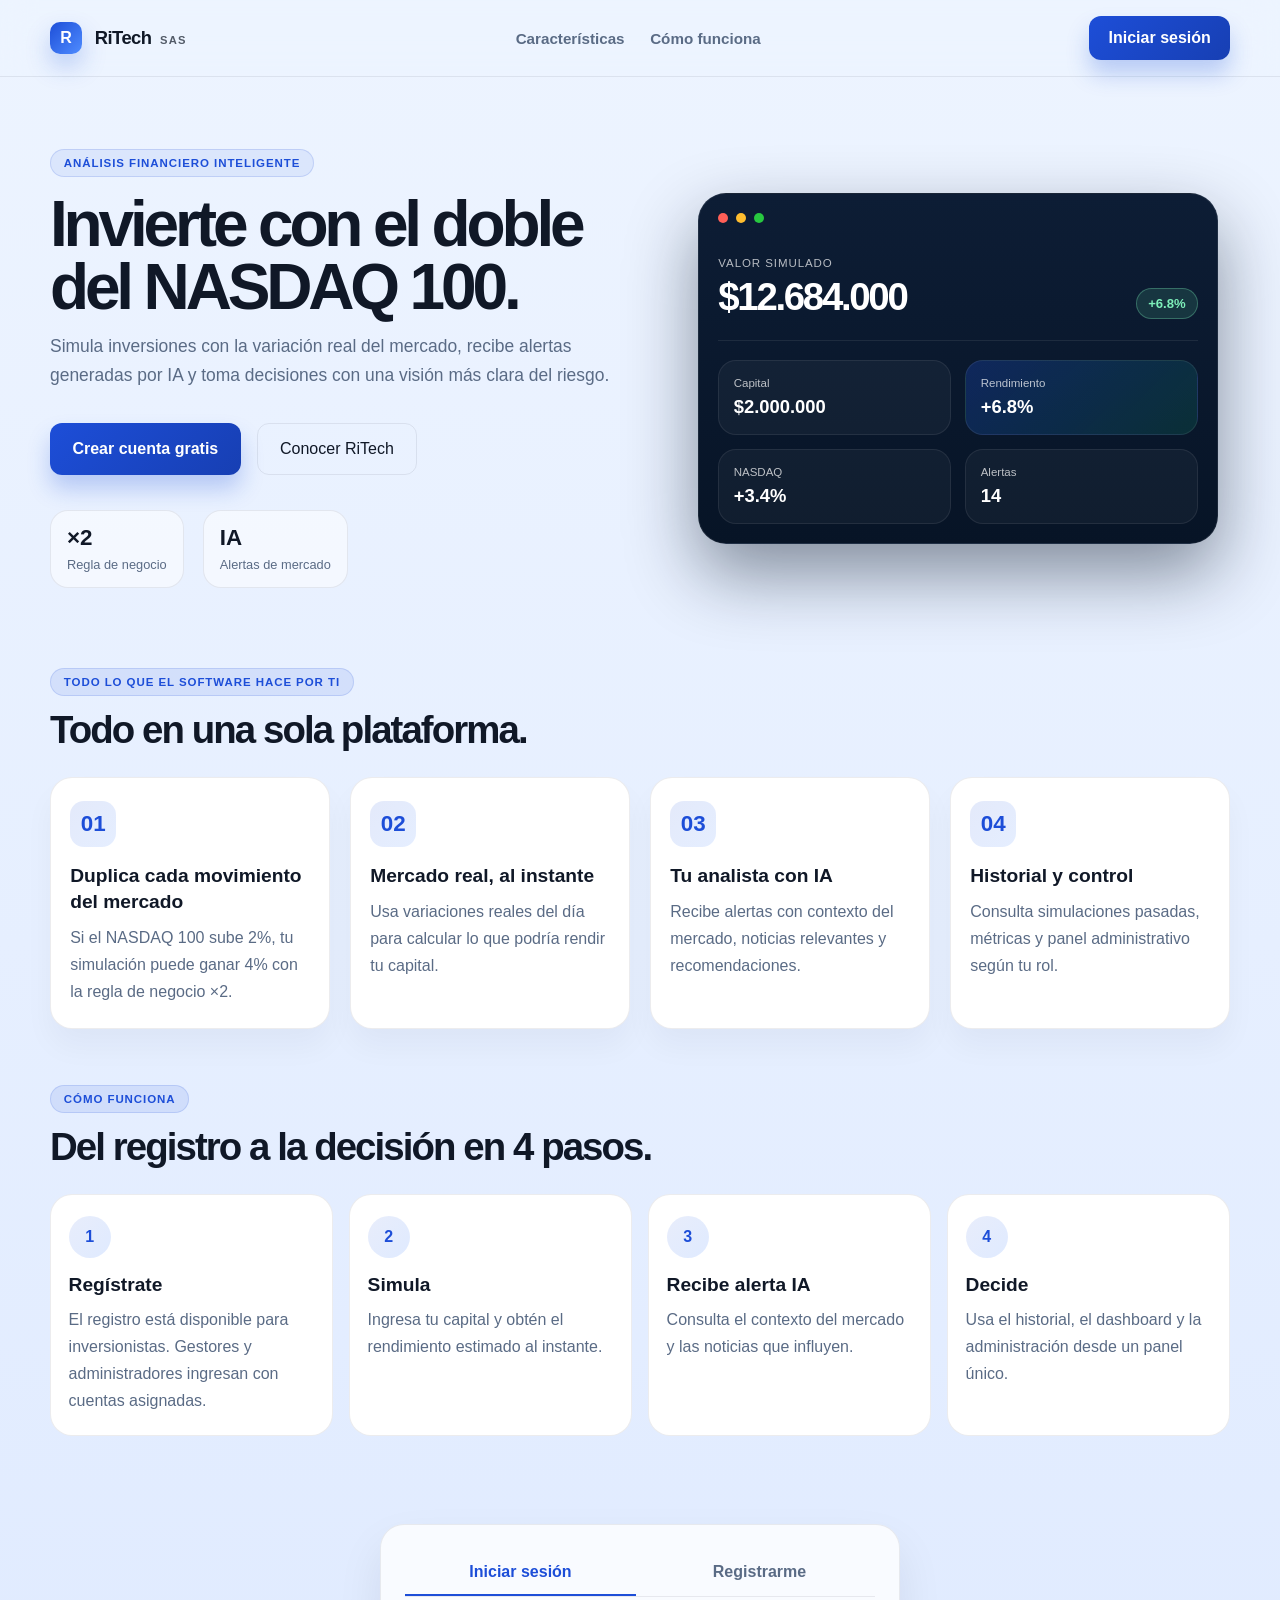
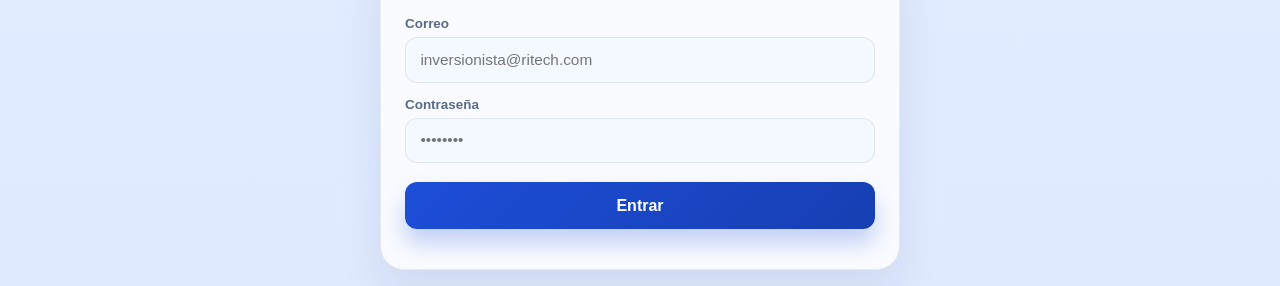
<file: frontend/index.html>
﻿<!DOCTYPE html>
<html lang="es" data-tema="claro">
<head>
  <meta charset="UTF-8" />
  <meta name="viewport" content="width=device-width, initial-scale=1.0" />
  <title>RiTech · Invierte con el doble del NASDAQ 100</title>
  <link rel="stylesheet" href="css/estilos.css?v=20261108a" />
  <script src="js/tema.js?v=20261108a"></script>
</head>
<body class="landing-page">
  <header class="topbar">
    <div class="topbar-inner container">
      <div class="brand-wrap">
        <div class="brand-mark">R</div>
        <div>
          <span class="brand-name">RiTech</span>
          <span class="brand-tag">SAS</span>
        </div>
      </div>

      <nav class="main-nav">
        <a href="#features">Características</a>
        <a href="#how">Cómo funciona</a>
      </nav>

      <button class="nav-cta" type="button" onclick="document.getElementById('auth-card').scrollIntoView({behavior:'smooth'})">
        Iniciar sesión
      </button>
    </div>
  </header>

  <main>
    <section class="hero container">
      <div class="hero-copy">
        <span class="eyebrow">Análisis financiero inteligente</span>
        <h1>Invierte con el doble del NASDAQ 100.</h1>
        <p>
          Simula inversiones con la variación real del mercado, recibe alertas generadas
          por IA y toma decisiones con una visión más clara del riesgo.
        </p>

        <div class="hero-actions">
          <button class="primary-button" type="button" onclick="document.getElementById('auth-card').scrollIntoView({behavior:'smooth'})">
            Crear cuenta gratis
          </button>
          <button class="secondary-button" type="button" onclick="document.getElementById('features').scrollIntoView({behavior:'smooth'})">
            Conocer RiTech
          </button>
        </div>

        <div class="hero-metrics">
          <div>
            <strong>×2</strong>
            <span>Regla de negocio</span>
          </div>
          <div>
            <strong>IA</strong>
            <span>Alertas de mercado</span>
          </div>
        </div>
      </div>

      <div class="hero-visual">
        <div class="panel-preview">
          <div class="preview-topbar">
            <span class="dot red"></span>
            <span class="dot yellow"></span>
            <span class="dot green"></span>
          </div>

          <div class="preview-summary">
            <div>
              <p>Valor simulado</p>
              <h3>$12.684.000</h3>
            </div>
            <div class="delta-pill">+6.8%</div>
          </div>

          <div class="preview-grid">
            <div class="mini-card">
              <span>Capital</span>
              <strong>$2.000.000</strong>
            </div>
            <div class="mini-card accent">
              <span>Rendimiento</span>
              <strong>+6.8%</strong>
            </div>
            <div class="mini-card">
              <span>NASDAQ</span>
              <strong>+3.4%</strong>
            </div>
            <div class="mini-card">
              <span>Alertas</span>
              <strong>14</strong>
            </div>
          </div>
        </div>
      </div>
    </section>

    <section id="features" class="features container">
      <div class="section-heading">
        <span class="eyebrow dark">Todo lo que el software hace por ti</span>
        <h2>Todo en una sola plataforma.</h2>
      </div>

      <div class="feature-grid">
        <article class="feature-card">
          <div class="feature-icon">01</div>
          <h3>Duplica cada movimiento del mercado</h3>
          <p>Si el NASDAQ 100 sube 2%, tu simulación puede ganar 4% con la regla de negocio ×2.</p>
        </article>

        <article class="feature-card">
          <div class="feature-icon">02</div>
          <h3>Mercado real, al instante</h3>
          <p>Usa variaciones reales del día para calcular lo que podría rendir tu capital.</p>
        </article>

        <article class="feature-card">
          <div class="feature-icon">03</div>
          <h3>Tu analista con IA</h3>
          <p>Recibe alertas con contexto del mercado, noticias relevantes y recomendaciones.</p>
        </article>

        <article class="feature-card">
          <div class="feature-icon">04</div>
          <h3>Historial y control</h3>
          <p>Consulta simulaciones pasadas, métricas y panel administrativo según tu rol.</p>
        </article>
      </div>
    </section>

    <section id="how" class="steps container">
      <div class="section-heading">
        <span class="eyebrow dark">Cómo funciona</span>
        <h2>Del registro a la decisión en 4 pasos.</h2>
      </div>

      <div class="steps-grid">
        <div class="step-item">
          <span>1</span>
          <h3>Regístrate</h3>
          <p>El registro está disponible para inversionistas. Gestores y administradores ingresan con cuentas asignadas.</p>
        </div>
        <div class="step-item">
          <span>2</span>
          <h3>Simula</h3>
          <p>Ingresa tu capital y obtén el rendimiento estimado al instante.</p>
        </div>
        <div class="step-item">
          <span>3</span>
          <h3>Recibe alerta IA</h3>
          <p>Consulta el contexto del mercado y las noticias que influyen.</p>
        </div>
        <div class="step-item">
          <span>4</span>
          <h3>Decide</h3>
          <p>Usa el historial, el dashboard y la administración desde un panel único.</p>
        </div>
      </div>
    </section>

    <section class="auth-section container">
      <div class="auth-card" id="auth-card">
        <div class="pestanas">
          <button id="pestana-login" class="activa" type="button">Iniciar sesión</button>
          <button id="pestana-registro" type="button">Registrarme</button>
        </div>

        <form id="formulario-login">
          <label for="login-correo">Correo</label>
          <input type="email" id="login-correo" placeholder="inversionista@ritech.com" required />
          <label for="login-contrasena">Contraseña</label>
          <input type="password" id="login-contrasena" placeholder="••••••••" required />
          <button type="submit" class="boton-principal">Entrar</button>
        </form>

        <form id="formulario-registro" style="display:none">
          <label for="registro-nombre">Nombre completo</label>
          <input type="text" id="registro-nombre" placeholder="María López" required />
          <label for="registro-correo">Correo electrónico</label>
          <input type="email" id="registro-correo" placeholder="nombre@correo.com" required />
          <label for="registro-contrasena">Contraseña</label>
          <input type="password" id="registro-contrasena" minlength="6" placeholder="Mínimo 6 caracteres" required />
          <button type="submit" class="boton-principal">Crear cuenta</button>
        </form>

        <div id="zona-mensaje"></div>
      </div>
    </section>
  </main>

  <script src="js/api.js?v=20261108a"></script>
  <script src="js/sesion.js?v=20261108a"></script>
  <script>
    const pestanaLogin = document.getElementById("pestana-login");
    const pestanaRegistro = document.getElementById("pestana-registro");
    const formularioLogin = document.getElementById("formulario-login");
    const formularioRegistro = document.getElementById("formulario-registro");
    const zonaMensaje = document.getElementById("zona-mensaje");

    function mostrarPestana(pestana, { limpiarMensaje = true } = {}) {
      const esLogin = pestana === "login";
      pestanaLogin.classList.toggle("activa", esLogin);
      pestanaRegistro.classList.toggle("activa", !esLogin);
      formularioLogin.style.display = esLogin ? "block" : "none";
      formularioRegistro.style.display = esLogin ? "none" : "block";
      if (limpiarMensaje) zonaMensaje.innerHTML = "";
    }

    function mostrarError(mensaje) {
      zonaMensaje.innerHTML = `<div class="mensaje-error">${mensaje}</div>`;
    }

    function mostrarExito(mensaje) {
      zonaMensaje.innerHTML = `<div class="mensaje-exito">${mensaje}</div>`;
    }

    pestanaLogin.addEventListener("click", () => mostrarPestana("login"));
    pestanaRegistro.addEventListener("click", () => mostrarPestana("registro"));

    formularioLogin.addEventListener("submit", async (evento) => {
      evento.preventDefault();
      zonaMensaje.innerHTML = "";
      try {
        const usuario = await api.iniciarSesion({
          correo: document.getElementById("login-correo").value,
          contrasena: document.getElementById("login-contrasena").value,
        });
        SesionUsuario.guardar(usuario);
        window.location.href = SesionUsuario.paginaInicial(usuario);
      } catch (error) {
        mostrarError(error.message);
      }
    });

    formularioRegistro.addEventListener("submit", async (evento) => {
      evento.preventDefault();
      zonaMensaje.innerHTML = "";
      try {
        const usuario = await api.registrarUsuario({
          nombre: document.getElementById("registro-nombre").value,
          correo: document.getElementById("registro-correo").value,
          contrasena: document.getElementById("registro-contrasena").value,
          rol: "INVERSIONISTA",
        });
        SesionUsuario.guardar(usuario);
        window.location.href = SesionUsuario.paginaInicial(usuario);
      } catch (error) {
        mostrarError(error.message);
      }
    });

    if (SesionUsuario.obtener()) {
      window.location.href = "simular.html";
    }
  </script>
</body>
</html>
</file>
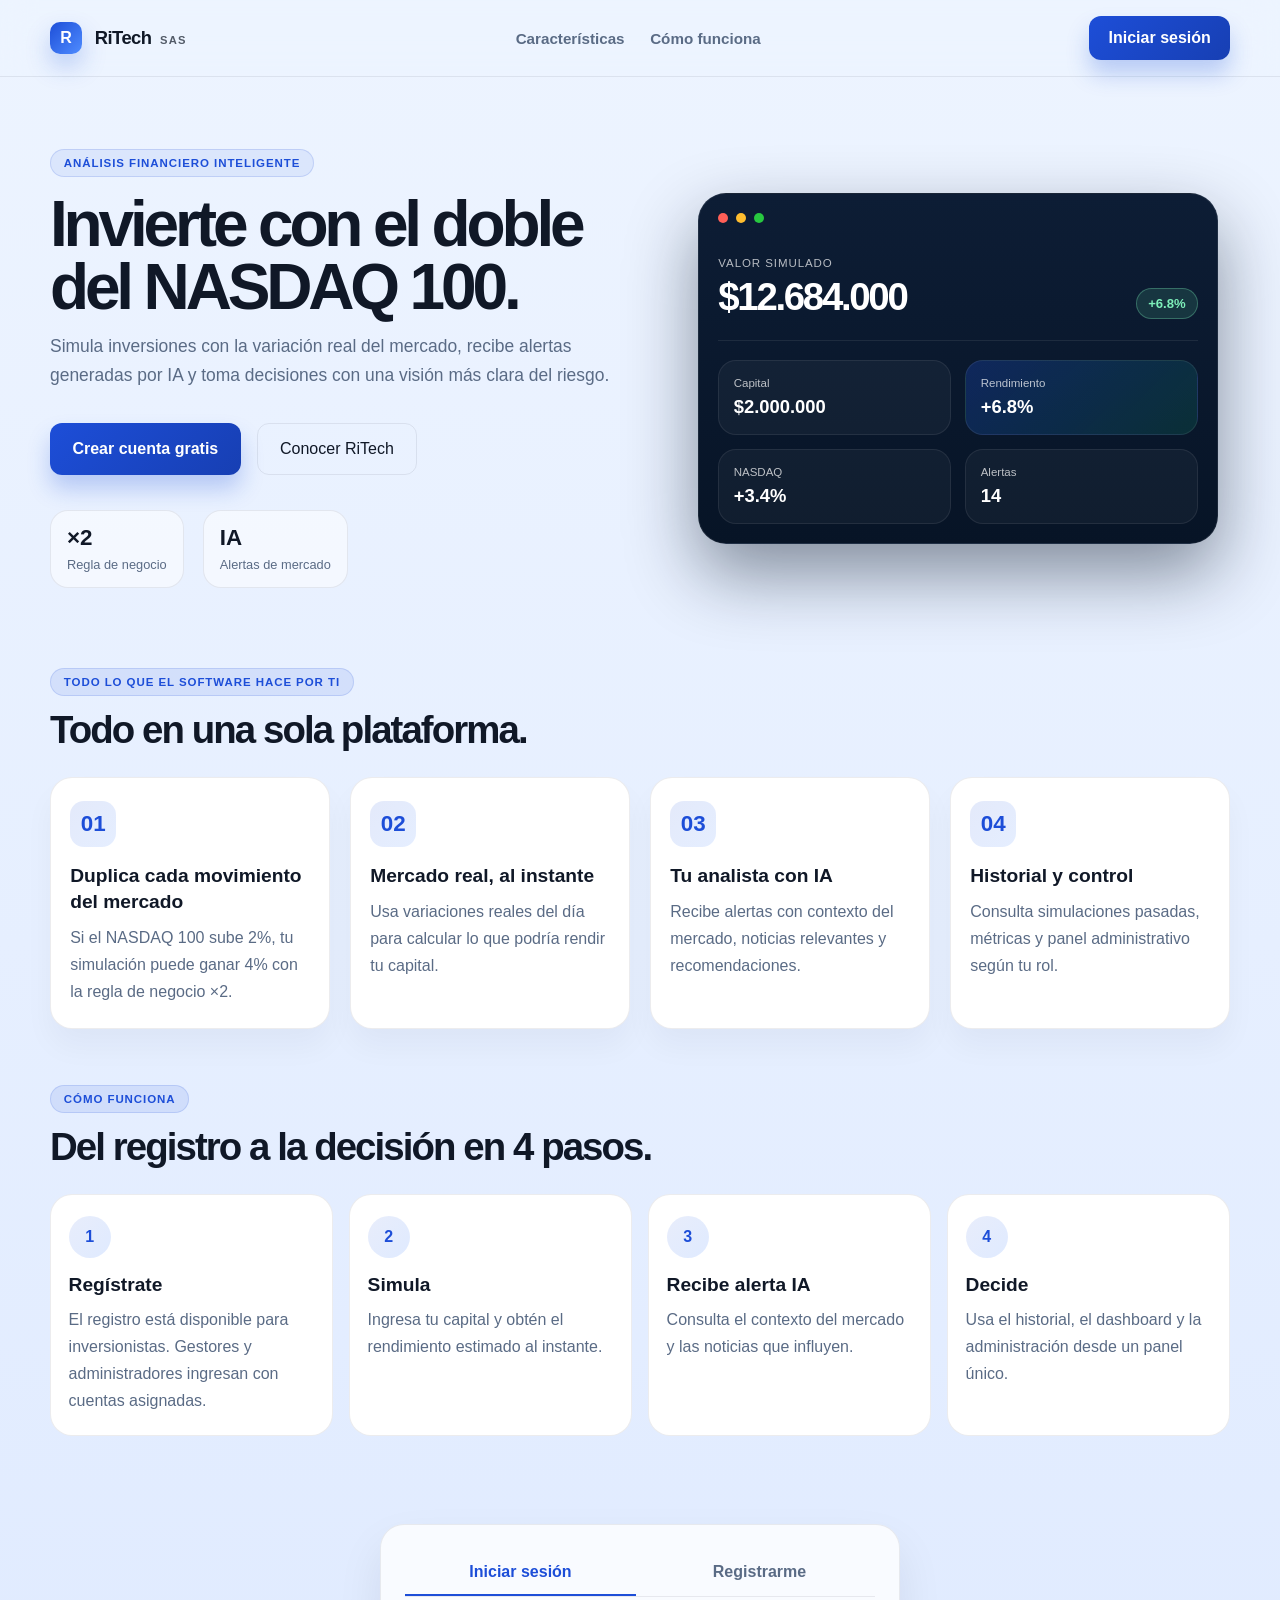
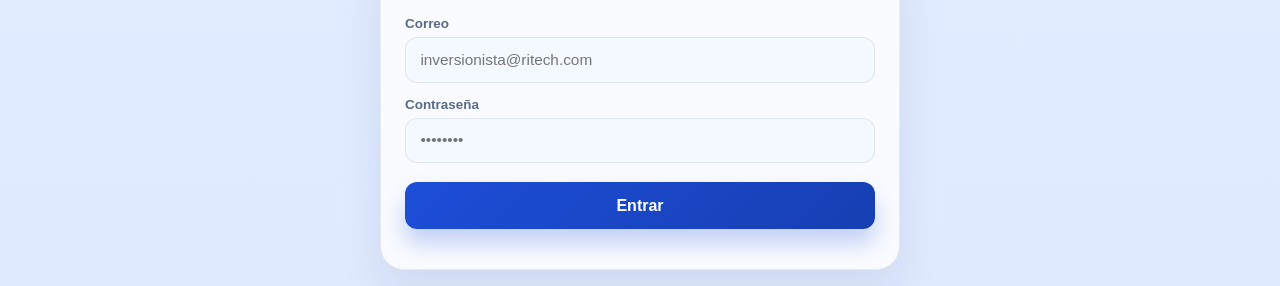
<file: frontend/admin.html>
<!DOCTYPE html>
<html lang="es" data-tema="claro">
<head>
  <meta charset="UTF-8" />
  <meta name="viewport" content="width=device-width, initial-scale=1.0" />
  <title>RiTech · Administración</title>
  <link rel="stylesheet" href="css/estilos.css?v=20261108a" />
  <script src="js/tema.js?v=20261108a"></script>
</head>
<body>
  <div id="barra"></div>

  <main class="app-shell admin-shell">
    <header class="page-intro">
      <div>
        <span class="section-kicker">CENTRO DE CONTROL</span>
        <h1>La operación, de un vistazo.</h1>
        <p>Usuarios, actividad de simulación y rendimiento agregado.</p>
      </div>
      <div class="admin-stamp"><span class="admin-pulse"></span> Panel administrador</div>
    </header>

    <div id="zona-mensaje"></div>
    <section class="history-metrics admin-metrics" id="grilla-estadisticas"></section>

    <div class="admin-columns">
      <section class="app-panel admin-chart-panel">
        <div class="panel-heading"><div><span class="section-kicker">COMPOSICIÓN</span><h2>Usuarios por perfil</h2></div><span class="chart-unit">CUENTAS</span></div>
        <div class="chart-wrap admin-chart-wrap"><canvas id="chart-usuarios" role="img" aria-label="Cantidad de usuarios por perfil"></canvas></div>
        <p class="panel-footnote">Distribución calculada sobre las cuentas registradas.</p>
      </section>

      <section class="app-panel user-management-panel">
        <div class="panel-heading"><div><span class="section-kicker">ACCESOS</span><h2>Gestión de usuarios</h2></div><span class="table-count" id="conteo-usuarios">—</span></div>
        <div class="table-scroll"><table>
          <thead><tr><th>Nombre</th><th>Correo</th><th>Perfil y acciones</th><th>Acciones</th></tr></thead>
          <tbody id="tabla-usuarios"></tbody>
        </table></div>
      </section>
    </div>
  </main>

  <script src="js/api.js?v=20261108a"></script>
  <script src="js/sesion.js?v=20261108a"></script>
  <script src="js/barra.js?v=20261108a"></script>
  <script src="js/graficas.js?v=20261108a"></script>
  <script>
    const usuario = SesionUsuario.exigirRol(["ADMINISTRADOR"]);
    const zonaMensaje = document.getElementById("zona-mensaje");

    if (usuario) {
      renderizarBarra("barra", "admin");
      cargarEstadisticas();
      cargarUsuarios();
    }

    const ROLES = ["INVERSIONISTA", "GESTOR_TI", "ADMINISTRADOR"];

    async function cargarEstadisticas() {
      const grilla = document.getElementById("grilla-estadisticas");
      try {
        const estadisticas = await api.obtenerEstadisticas(usuario.id_usuario);
        grilla.innerHTML = `
          ${tarjetaEstadistica(estadisticas.total_usuarios, "Usuarios registrados")}
          ${tarjetaEstadistica(estadisticas.total_simulaciones, "Simulaciones realizadas")}
          ${tarjetaEstadistica("$" + Number(estadisticas.capital_total_simulado).toLocaleString("es-CO"), "Capital total simulado")}
          ${tarjetaEstadistica(Number(estadisticas.rendimiento_promedio).toFixed(2) + "%", "Rendimiento promedio")}
        `;
      } catch (error) {
        grilla.innerHTML = `<div class="mensaje-error">${error.message}</div>`;
      }
    }

    function tarjetaEstadistica(valor, etiqueta) {
      return `<div class="tarjeta-estadistica">
        <div class="valor">${valor}</div>
        <div class="etiqueta">${etiqueta}</div>
      </div>`;
    }

    async function cargarUsuarios() {
      const cuerpoTabla = document.getElementById("tabla-usuarios");
      try {
        const usuarios = await api.listarUsuarios(usuario.id_usuario);
        document.getElementById("conteo-usuarios").textContent = `${usuarios.length} cuentas`;
        const conteos = {
          INVERSIONISTA: usuarios.filter((u) => u.rol === "INVERSIONISTA").length,
          GESTOR_TI: usuarios.filter((u) => u.rol === "GESTOR_TI").length,
          ADMINISTRADOR: usuarios.filter((u) => u.rol === "ADMINISTRADOR").length,
        };
        Graficas.barras("chart-usuarios", [
          { etiqueta: "Inversionista", valor: conteos.INVERSIONISTA, color: "#1d4ed8" },
          { etiqueta: "Gestor TI", valor: conteos.GESTOR_TI, color: "#d2a84d" },
          { etiqueta: "Administrador", valor: conteos.ADMINISTRADOR, color: "#294c61" },
        ]);
        cuerpoTabla.innerHTML = usuarios.map((u) => filaUsuario(u)).join("");
        usuarios.forEach((u) => activarAccionesFila(u));
      } catch (error) {
        cuerpoTabla.innerHTML = `<tr><td colspan="4" class="mensaje-error">${error.message}</td></tr>`;
      }
    }

    function filaUsuario(u) {
      const opcionesRol = ROLES.map((rol) =>
        `<option value="${rol}" ${rol === u.rol ? "selected" : ""}>${rol}</option>`
      ).join("");
      return `
        <tr data-id="${u.id_usuario}">
          <td>${u.nombre}</td>
          <td>${u.correo}</td>
          <td>
            <div class="acciones-fila">
              <select class="selector-rol">${opcionesRol}</select>
              <button class="boton-secundario boton-guardar-rol">Guardar</button>
            </div>
          </td>
          <td>
            <button class="boton-peligro boton-eliminar">Eliminar</button>
          </td>
        </tr>`;
    }

    function activarAccionesFila(u) {
      const fila = document.querySelector(`tr[data-id="${u.id_usuario}"]`);
      if (!fila) return;

      fila.querySelector(".boton-guardar-rol").addEventListener("click", async () => {
        const nuevoRol = fila.querySelector(".selector-rol").value;
        try {
          await api.cambiarRol(u.id_usuario, usuario.id_usuario, nuevoRol);
          zonaMensaje.innerHTML = `<div class="mensaje-exito">Rol actualizado.</div>`;
        } catch (error) {
          zonaMensaje.innerHTML = `<div class="mensaje-error">${error.message}</div>`;
        }
      });

      fila.querySelector(".boton-eliminar").addEventListener("click", async () => {
        if (u.id_usuario === usuario.id_usuario) {
          zonaMensaje.innerHTML = `<div class="mensaje-error">No puedes eliminar tu propio usuario.</div>`;
          return;
        }
        if (!confirm(`¿Eliminar a ${u.nombre}?`)) return;
        try {
          await api.eliminarUsuario(u.id_usuario, usuario.id_usuario);
          fila.remove();
          zonaMensaje.innerHTML = `<div class="mensaje-exito">Usuario eliminado.</div>`;
        } catch (error) {
          zonaMensaje.innerHTML = `<div class="mensaje-error">${error.message}</div>`;
        }
      });
    }
  </script>
</body>
</html>
</file>
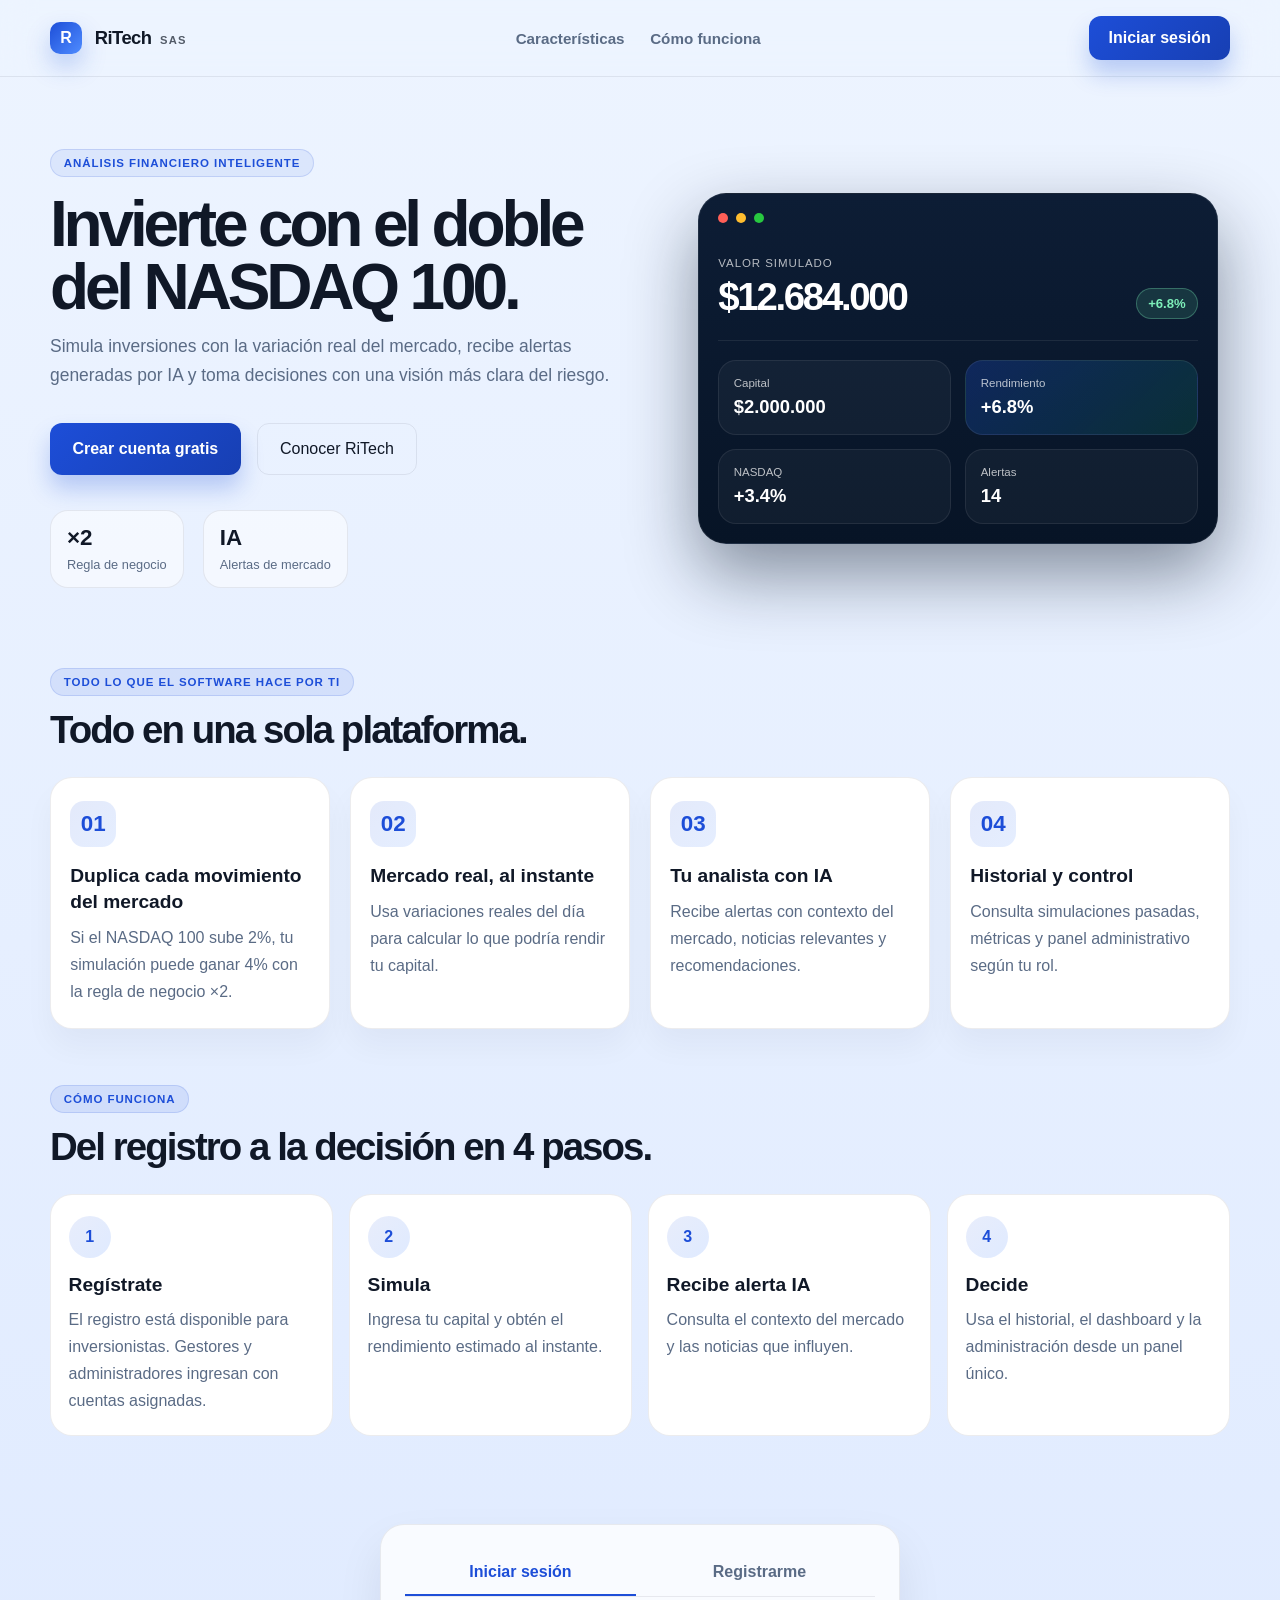
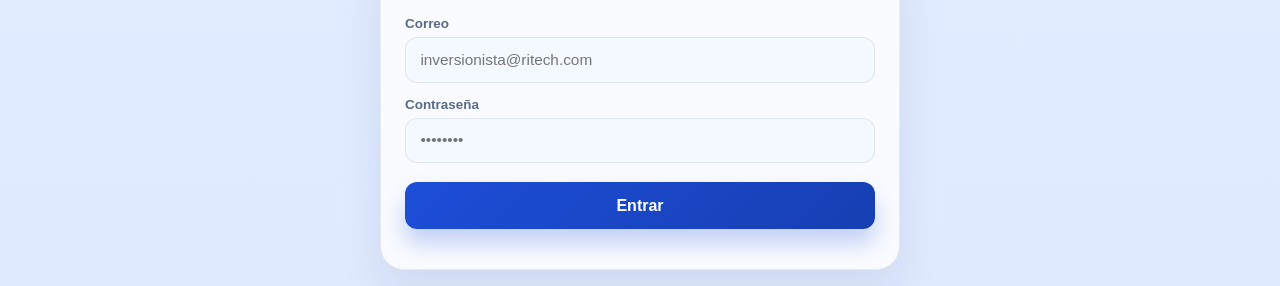
<file: frontend/historial.html>
<!DOCTYPE html>
<html lang="es" data-tema="claro">
<head>
  <meta charset="UTF-8" />
  <meta name="viewport" content="width=device-width, initial-scale=1.0" />
  <title>RiTech · Historial</title>
  <link rel="stylesheet" href="css/estilos.css?v=20261108a" />
  <script src="js/tema.js?v=20261108a"></script>
</head>
<body>
  <div id="barra"></div>

  <main class="app-shell">
    <header class="page-intro">
      <div>
        <span class="section-kicker">TU ACTIVIDAD</span>
        <h1>Decisiones que dejan huella.</h1>
        <p>Revisa cómo han evolucionado tus simulaciones y sus alertas.</p>
      </div>
      <a class="text-action" href="simular.html">Nueva simulación <span aria-hidden="true">↗</span></a>
    </header>

    <section class="history-metrics" id="resumen-historial" aria-live="polite">
      <article class="metric-panel"><span>Simulaciones</span><strong id="metric-total">—</strong><small>escenarios registrados</small></article>
      <article class="metric-panel"><span>Capital analizado</span><strong id="metric-capital">—</strong><small>capital inicial acumulado</small></article>
      <article class="metric-panel"><span>Rendimiento promedio</span><strong id="metric-rendimiento">—</strong><small>en tus simulaciones</small></article>
    </section>

    <section class="app-panel history-chart-panel">
      <div class="panel-heading">
        <div><span class="section-kicker">EVOLUCIÓN</span><h2>Valor final por simulación</h2></div>
        <span class="chart-unit">COP</span>
      </div>
      <div class="chart-wrap history-chart-wrap">
        <canvas id="chart-historial" role="img" aria-label="Evolución del valor final por simulación"></canvas>
        <div id="chart-historial-vacio" class="chart-empty"><span class="empty-glyph">⌁</span><p>Aún no hay una curva que mostrar</p><small>Tu primera simulación aparecerá aquí</small></div>
      </div>
    </section>

    <div class="history-columns">
      <section class="app-panel table-panel">
        <div class="panel-heading"><div><span class="section-kicker">REGISTRO</span><h2>Simulaciones</h2></div></div>
        <div class="table-scroll"><table>
          <thead><tr><th>Fecha</th><th>Capital inicial</th><th>NASDAQ</th><th>Rendimiento ×2</th><th>Monto final</th></tr></thead>
          <tbody id="tabla-simulaciones"></tbody>
        </table></div>
        <p id="mensaje-sin-simulaciones" class="empty-copy" style="display:none">Aún no tienes simulaciones. Crea la primera para iniciar tu historial.</p>
      </section>

      <section class="app-panel alerts-panel">
        <div class="panel-heading"><div><span class="section-kicker">CONTEXTO DE MERCADO</span><h2>Alertas</h2></div><span class="alert-icon">!</span></div>
        <ul id="lista-alertas" class="lista-alertas"></ul>
        <p id="mensaje-sin-alertas" class="empty-copy" style="display:none">Aún no hay alertas generadas.</p>
      </section>
    </div>
  </main>

  <script src="js/api.js?v=20261108a"></script>
  <script src="js/sesion.js?v=20261108a"></script>
  <script src="js/barra.js?v=20261108a"></script>
  <script src="js/graficas.js?v=20261108a"></script>
  <script>
    const usuario = SesionUsuario.exigirRol(["INVERSIONISTA"]);
    if (usuario) {
      renderizarBarra("barra", "historial");
      cargarHistorial();
      cargarAlertas();
    }

    function formatearFecha(iso) {
      return new Date(iso).toLocaleString("es-CO");
    }

    function moneda(valor) {
      return "$" + Number(valor).toLocaleString("es-CO", { maximumFractionDigits: 0 });
    }

    async function cargarHistorial() {
      const cuerpoTabla = document.getElementById("tabla-simulaciones");
      try {
        const simulaciones = await api.listarSimulaciones(usuario.id_usuario);
        if (simulaciones.length === 0) {
          document.getElementById("mensaje-sin-simulaciones").style.display = "block";
          return;
        }
        const ordenadas = [...simulaciones].reverse();
        const capitalTotal = simulaciones.reduce((suma, item) => suma + Number(item.capital_inicial), 0);
        const rendimientoPromedio = simulaciones.reduce((suma, item) => suma + Number(item.rendimiento_porcentaje), 0) / simulaciones.length;
        document.getElementById("metric-total").textContent = simulaciones.length;
        document.getElementById("metric-capital").textContent = moneda(capitalTotal);
        document.getElementById("metric-rendimiento").textContent = `${rendimientoPromedio.toFixed(2)}%`;
        document.getElementById("chart-historial-vacio").hidden = true;
        Graficas.linea("chart-historial", ordenadas.map((item) => ({
          valor: Number(item.monto_final),
          etiqueta: new Date(item.fecha_simulacion).toLocaleDateString("es-CO", { day: "2-digit", month: "short" }),
        })), { valorFinal: moneda(ordenadas[ordenadas.length - 1].monto_final) });
        cuerpoTabla.innerHTML = simulaciones.map((s) => {
          const positivo = Number(s.rendimiento_porcentaje) >= 0;
          return `
          <tr>
            <td>${formatearFecha(s.fecha_simulacion ?? "")}</td>
            <td>${moneda(s.capital_inicial)}</td>
            <td class="${positivo ? "valor-positivo" : "valor-negativo"}">${Number(s.variacion_nasdaq) >= 0 ? "+" : ""}${Number(s.variacion_nasdaq).toFixed(2)}%</td>
            <td class="${positivo ? "valor-positivo" : "valor-negativo"}">${positivo ? "+" : ""}${Number(s.rendimiento_porcentaje).toFixed(2)}%</td>
            <td>${moneda(s.monto_final)}</td>
          </tr>`;
        }).join("");
      } catch (error) {
        cuerpoTabla.innerHTML = `<tr><td colspan="5" class="mensaje-error">${error.message}</td></tr>`;
      }
    }

    async function cargarAlertas() {
      const lista = document.getElementById("lista-alertas");
      try {
        const alertas = await api.listarAlertas(usuario.id_usuario);
        if (alertas.length === 0) {
          document.getElementById("mensaje-sin-alertas").style.display = "block";
          return;
        }
        lista.innerHTML = alertas.map((a) => `
          <li>
            <div class="titulo-alerta">${a.titulo}</div>
            <div>${a.contenido}</div>
          </li>`).join("");
      } catch (error) {
        lista.innerHTML = `<li class="mensaje-error">${error.message}</li>`;
      }
    }
  </script>
</body>
</html>
</file>
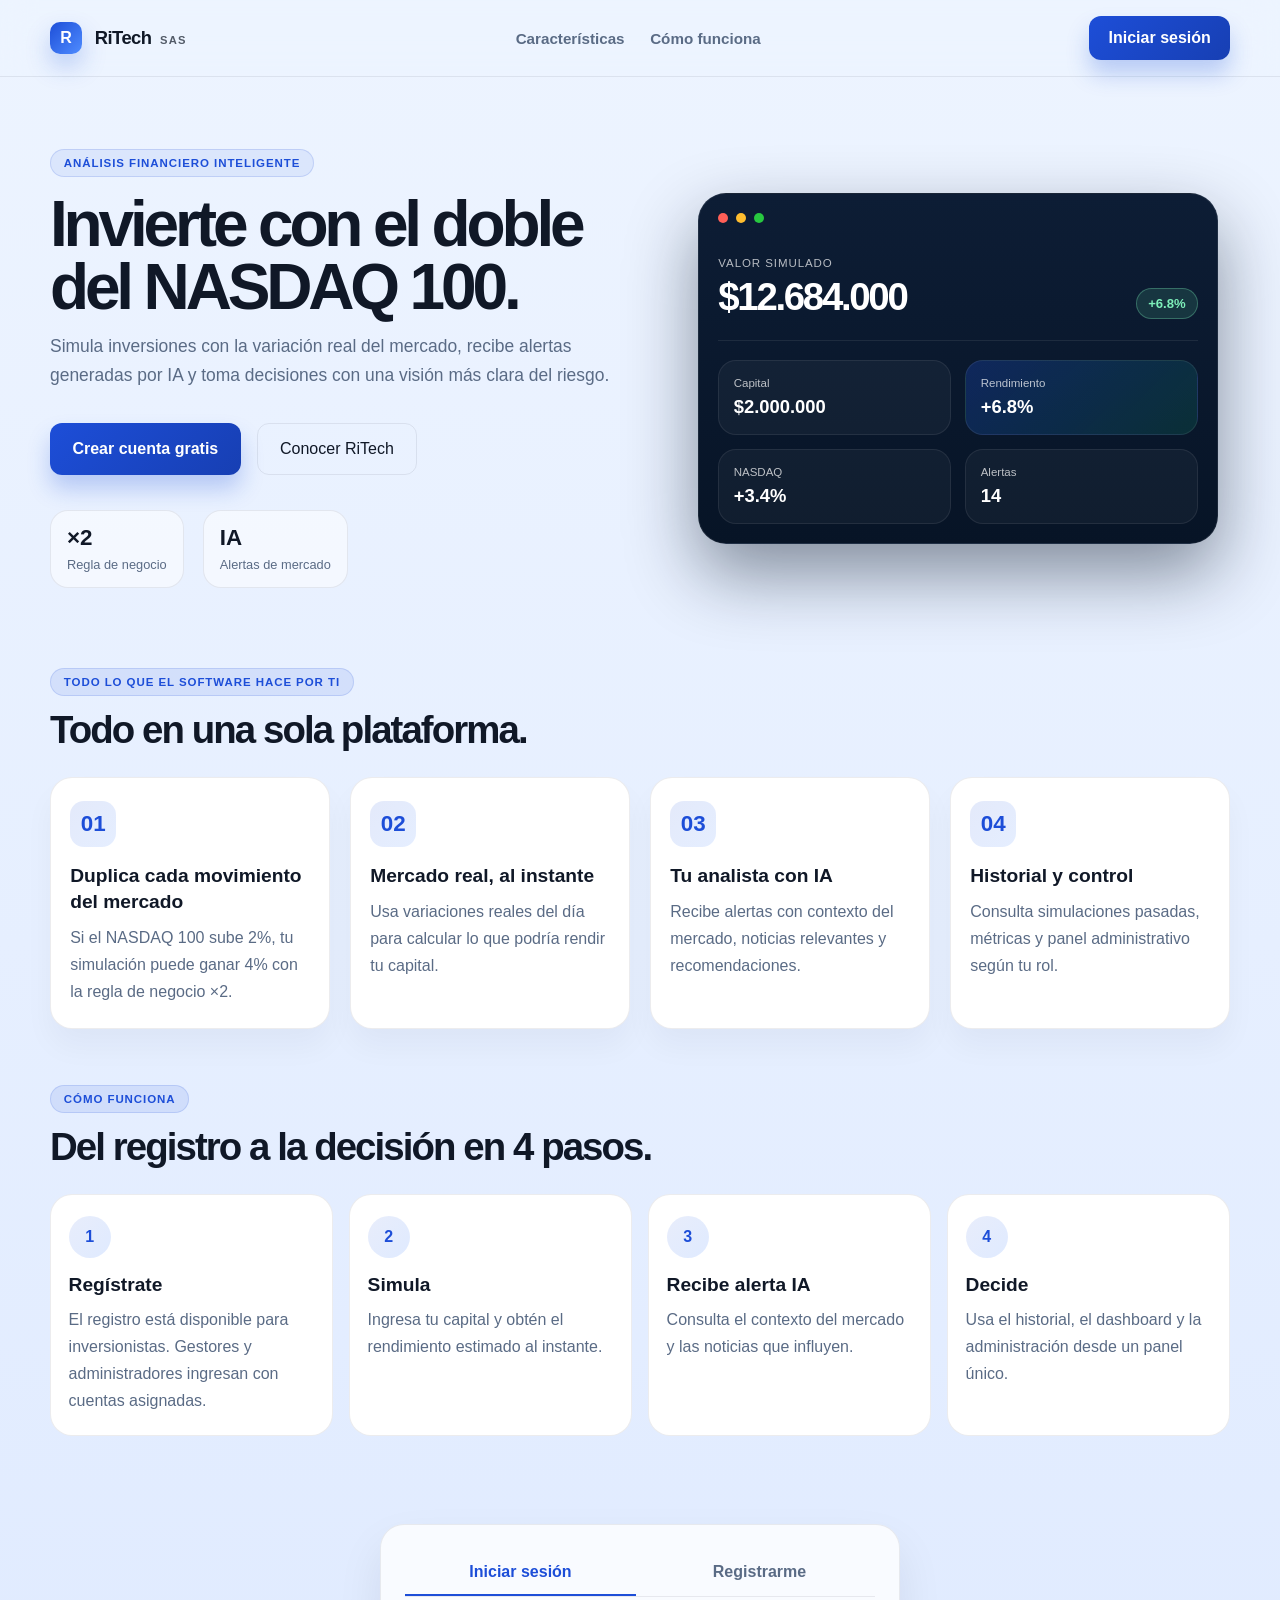
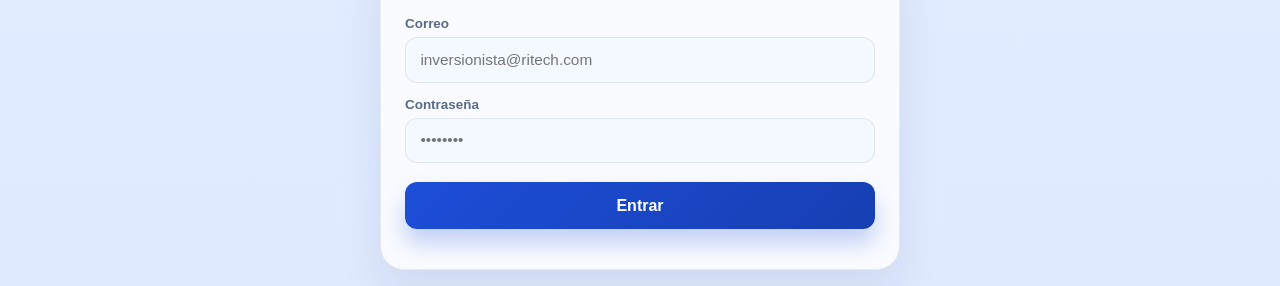
<file: frontend/operacion.html>
<!DOCTYPE html>
<html lang="es" data-tema="claro">
<head>
  <meta charset="UTF-8" />
  <meta name="viewport" content="width=device-width, initial-scale=1.0" />
  <title>RiTech · Operación TI</title>
  <link rel="stylesheet" href="css/estilos.css?v=20261108a" />
  <script src="js/tema.js?v=20261108a"></script>
</head>
<body>
  <div id="barra"></div>

  <main class="app-shell operations-shell">
    <header class="page-intro">
      <div>
        <span class="section-kicker">GESTIÓN TECNOLÓGICA</span>
        <h1>Servicios y operación.</h1>
        <p>Estado de la plataforma, conectividad de datos y actividad del sistema.</p>
      </div>
      <button class="refresh-button" id="actualizar-operacion" type="button">
        <span>Actualizar estado</span><span aria-hidden="true">↻</span>
      </button>
    </header>

    <section class="operations-status" aria-live="polite">
      <article class="app-panel service-status">
        <span class="service-symbol">API</span>
        <div><span class="section-kicker">SERVICIO</span><h2>Backend RiTech</h2><p id="estado-api" class="status-value">Consultando...</p></div>
      </article>
      <article class="app-panel service-status">
        <span class="service-symbol database-symbol">DB</span>
        <div><span class="section-kicker">PERSISTENCIA</span><h2>Base de datos</h2><p id="estado-bd" class="status-value">Consultando...</p></div>
      </article>
      <article class="app-panel service-status">
        <span class="service-symbol market-symbol">MKT</span>
        <div><span class="section-kicker">COTIZACIONES</span><h2>Fuente de mercado</h2><p id="estado-mercado" class="status-value">Consultando...</p></div>
      </article>
      <article class="app-panel service-status">
        <span class="service-symbol alert-symbol">IA</span>
        <div><span class="section-kicker">ALERTAS</span><h2>Generación IA</h2><p id="estado-alertas" class="status-value">Consultando...</p></div>
      </article>
    </section>

    <section class="history-metrics operation-metrics">
      <article class="metric-panel"><span>Usuarios</span><strong id="metric-usuarios">—</strong><small>cuentas registradas</small></article>
      <article class="metric-panel"><span>Simulaciones</span><strong id="metric-simulaciones">—</strong><small>operaciones guardadas</small></article>
      <article class="metric-panel"><span>Capital analizado</span><strong id="metric-capital">—</strong><small>capital inicial acumulado</small></article>
      <article class="metric-panel"><span>Rendimiento promedio</span><strong id="metric-rendimiento">—</strong><small>simulaciones registradas</small></article>
    </section>

    <section class="app-panel operation-details">
      <div class="panel-heading"><div><span class="section-kicker">ÚLTIMA VERIFICACIÓN</span><h2>Resumen de disponibilidad</h2></div><span id="actualizado" class="chart-unit">—</span></div>
      <p id="mensaje-operacion" class="operation-message">La vista consulta la base de datos al cargar y se actualiza automáticamente cada 30 segundos.</p>
      <div id="error-operacion" role="status"></div>
    </section>
  </main>

  <script src="js/api.js?v=20261108a"></script>
  <script src="js/sesion.js?v=20261108a"></script>
  <script src="js/barra.js?v=20261108a"></script>
  <script>
    const usuario = SesionUsuario.exigirRol(["GESTOR_TI"]);
    if (usuario) {
      renderizarBarra("barra", "operacion");
      cargarOperacion();
      window.setInterval(cargarOperacion, 30000);
    }

    function formatoMoneda(valor) {
      return "$" + Number(valor).toLocaleString("es-CO", { maximumFractionDigits: 0 });
    }

    function estado(id, valor, correcto) {
      const elemento = document.getElementById(id);
      elemento.textContent = valor;
      elemento.classList.toggle("status-ok", correcto);
      elemento.classList.toggle("status-notice", !correcto);
    }

    async function cargarOperacion() {
      const boton = document.getElementById("actualizar-operacion");
      const error = document.getElementById("error-operacion");
      boton.disabled = true;
      error.innerHTML = "";
      try {
        const datos = await api.obtenerEstadoOperacion(usuario.id_usuario);
        estado("estado-api", datos.estado_api, datos.estado_api === "Operativa");
        estado("estado-bd", datos.estado_base_datos, datos.estado_base_datos === "Conectada");
        estado("estado-mercado", datos.fuente_mercado, true);
        estado("estado-alertas", datos.estado_alertas, datos.estado_alertas.includes("configurado"));
        document.getElementById("metric-usuarios").textContent = datos.total_usuarios;
        document.getElementById("metric-simulaciones").textContent = datos.total_simulaciones;
        document.getElementById("metric-capital").textContent = formatoMoneda(datos.capital_total_simulado);
        document.getElementById("metric-rendimiento").textContent = `${Number(datos.rendimiento_promedio).toFixed(2)}%`;
        document.getElementById("actualizado").textContent = new Date().toLocaleTimeString("es-CO", { hour: "2-digit", minute: "2-digit" });
      } catch (errorPeticion) {
        error.innerHTML = `<div class="mensaje-error">${errorPeticion.message}</div>`;
      } finally {
        boton.disabled = false;
      }
    }

    document.getElementById("actualizar-operacion").addEventListener("click", cargarOperacion);
  </script>
</body>
</html>
</file>
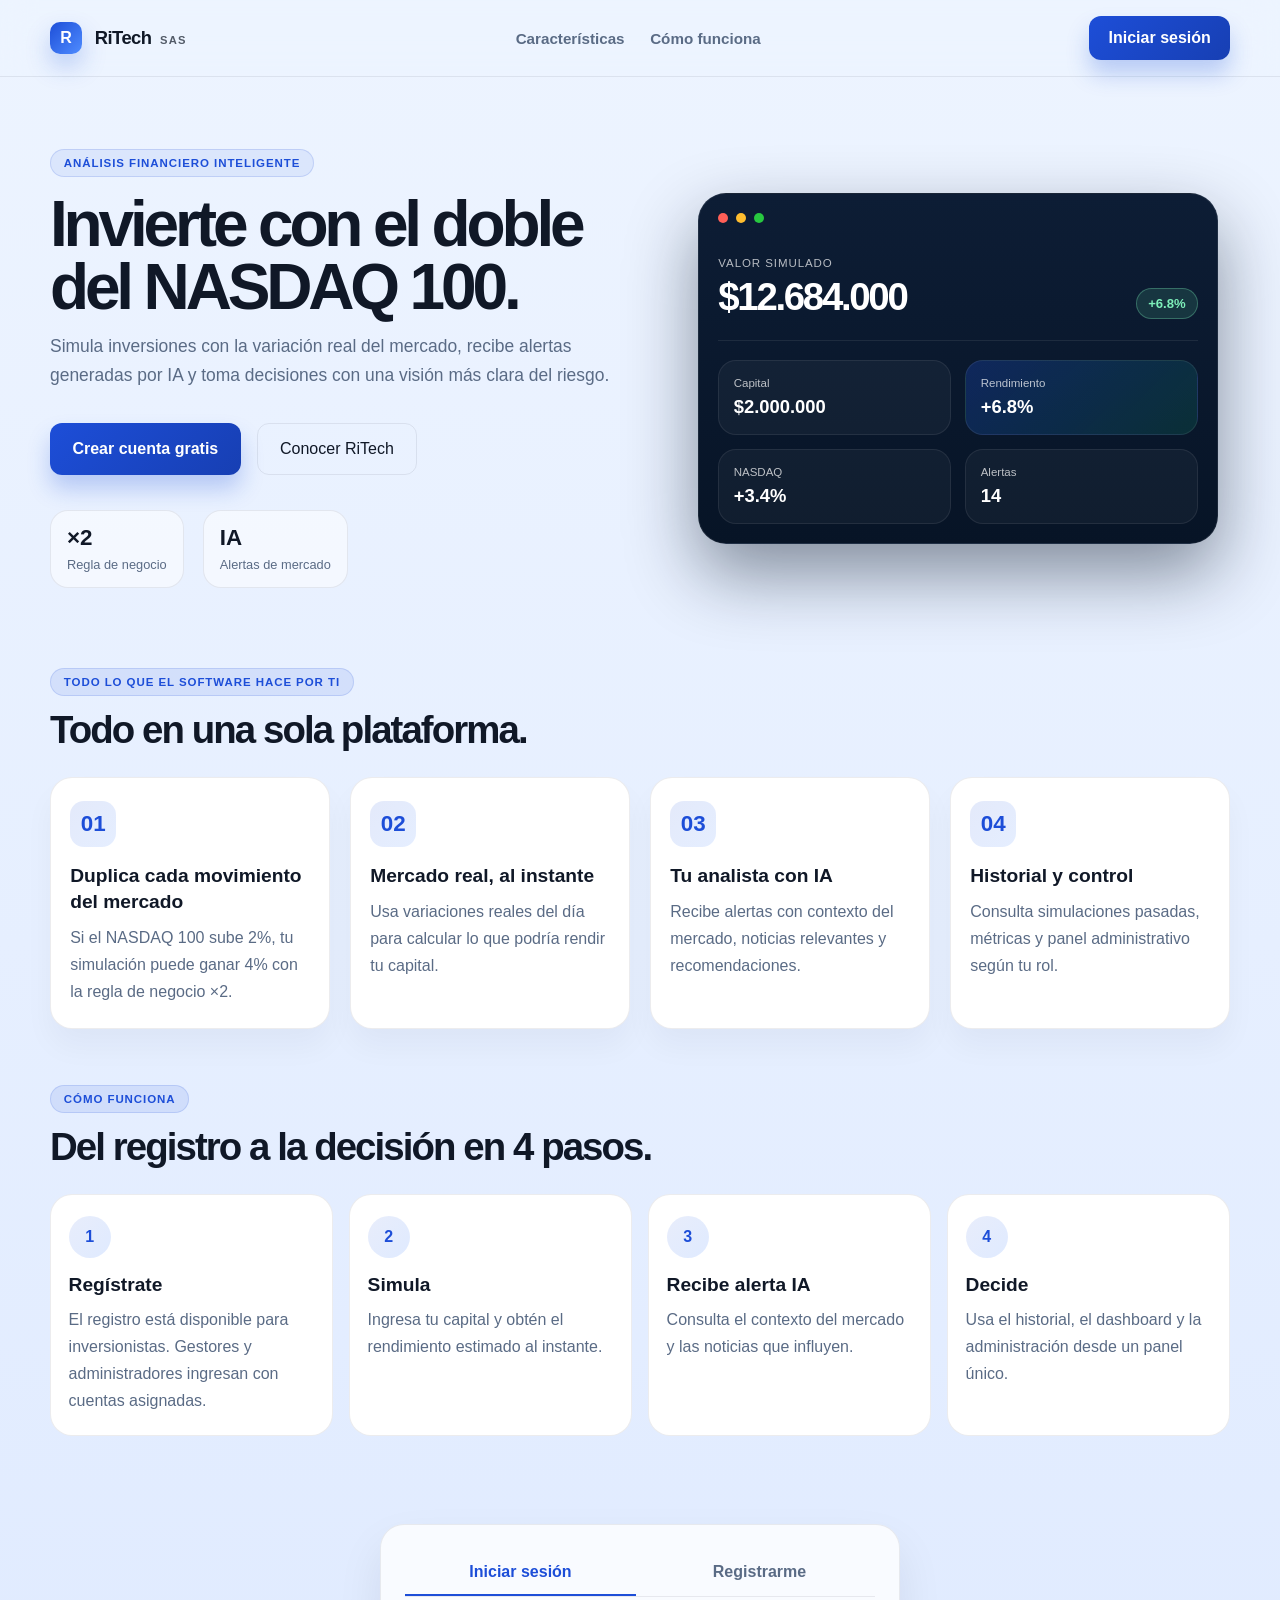
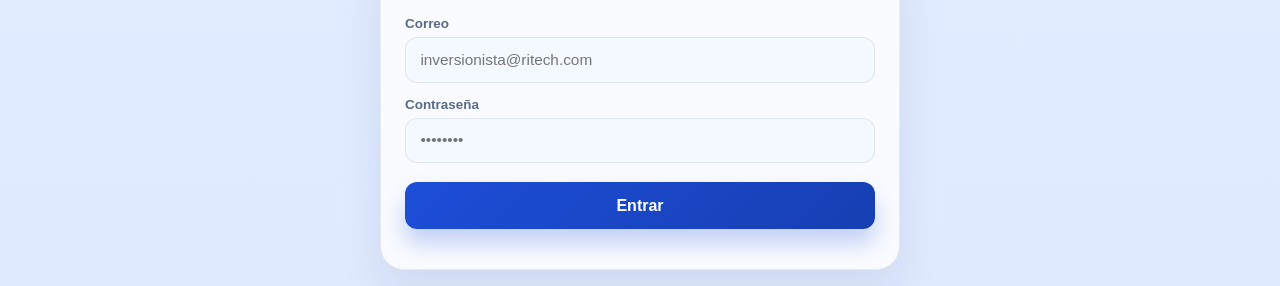
<file: frontend/simular.html>
<!DOCTYPE html>
<html lang="es" data-tema="claro">
<head>
  <meta charset="UTF-8" />
  <meta name="viewport" content="width=device-width, initial-scale=1.0" />
  <title>RiTech · Simulador de inversión</title>
  <link rel="stylesheet" href="css/estilos.css?v=20261108b" />
  <script src="js/tema.js?v=20261108a"></script>
</head>
<body>
  <div id="barra"></div>

  <main class="app-shell">
    <header class="page-intro">
      <div>
        <span class="section-kicker">MERCADO · SIMULADOR</span>
        <h1>Tu capital, frente al NASDAQ 100.</h1>
        <p>Prueba el escenario real del día o inventa una variación y observa el efecto de la regla ×2.</p>
      </div>
      <div class="market-status" id="estado-mercado"><span></span> Conectando con el mercado…</div>
    </header>

    <section class="market-panel" id="panel-mercado" aria-live="polite">
      <div class="market-main">
        <div class="market-symbol-wrap">
          <span class="market-symbol" id="mercado-simbolo">QQQ</span>
          <div>
            <strong id="mercado-nombre">Invesco QQQ · NASDAQ 100</strong>
            <small>Cotización de referencia (Yahoo Finance)</small>
          </div>
        </div>
        <div class="market-price-row">
          <div class="market-price"><span>$</span><strong id="mercado-precio">—</strong><small id="mercado-moneda">USD</small></div>
          <div class="market-delta" id="mercado-delta">—</div>
        </div>
        <div class="market-stats">
          <div><span>Cierre anterior</span><strong id="mercado-anterior">—</strong></div>
          <div><span>Máximo del día</span><strong id="mercado-maximo">—</strong></div>
          <div><span>Mínimo del día</span><strong id="mercado-minimo">—</strong></div>
          <div><span>Actualizado</span><strong id="mercado-hora">—</strong></div>
        </div>
      </div>
      <div class="market-chart">
        <canvas id="chart-mercado" aria-label="Evolución del último mes"></canvas>
        <button class="market-refresh" id="actualizar-mercado" type="button" title="Actualizar cotización">↻</button>
      </div>
    </section>

    <div id="zona-mensaje"></div>

    <div class="simulator-grid">
      <section class="app-panel simulator-form-panel">
        <div class="panel-heading">
          <div>
            <span class="section-kicker">01 / CAPITAL</span>
            <h2>Define tu inversión</h2>
          </div>
          <span class="panel-mark">COP</span>
        </div>

        <form id="formulario-simulacion">
          <label for="capital-inicial">Capital que quieres simular</label>
          <div class="currency-input"><span>$</span><input type="text" id="capital-inicial" inputmode="numeric" autocomplete="off" placeholder="1.000.000" value="1.000.000" required /></div>
          <div class="quick-amounts" aria-label="Montos rápidos">
            <button type="button" data-monto="500000">$500 mil</button>
            <button type="button" data-monto="1000000">$1 millón</button>
            <button type="button" data-monto="5000000">$5 millones</button>
            <button type="button" data-monto="10000000">$10 millones</button>
          </div>
          <p class="field-note">Mínimo de inversión: $100.000 COP</p>

          <div class="scenario-block">
            <div class="scenario-head">
              <label>Variación del NASDAQ 100</label>
              <div class="scenario-toggle" role="group" aria-label="Modo de variación">
                <button type="button" class="activa" data-modo="real">Mercado real</button>
                <button type="button" data-modo="manual">Escenario manual</button>
              </div>
            </div>

            <div class="scenario-real" id="escenario-real">
              <span class="scenario-value" id="variacion-real">—</span>
              <small>Se usará la variación del día al momento de simular.</small>
            </div>

            <div class="scenario-manual" id="escenario-manual" hidden>
              <div class="scenario-value" id="variacion-manual-valor">+2.0%</div>
              <input type="range" id="variacion-manual" min="-10" max="10" step="0.1" value="2" />
              <div class="scenario-presets">
                <button type="button" data-variacion="-5">−5%</button>
                <button type="button" data-variacion="-2">−2%</button>
                <button type="button" data-variacion="0">0%</button>
                <button type="button" data-variacion="2">+2%</button>
                <button type="button" data-variacion="5">+5%</button>
              </div>
            </div>
          </div>

          <button type="submit" class="boton-principal" id="boton-simular"><span>Simular inversión</span><span aria-hidden="true">↗</span></button>
        </form>
      </section>

      <section class="app-panel chart-panel">
        <div class="panel-heading chart-heading">
          <div>
            <span class="section-kicker">02 / PROYECCIÓN</span>
            <h2>Capital inicial frente a resultado</h2>
          </div>
          <span class="chart-unit">COP</span>
        </div>
        <div class="chart-wrap">
          <canvas id="chart-proyeccion" role="img" aria-label="Comparación entre capital inicial y monto final"></canvas>
          <div id="chart-vacio" class="chart-empty"><span class="empty-glyph">↗</span><p>Tu escenario aparecerá aquí</p><small>Ingresa un capital para comenzar</small></div>
        </div>
        <div class="chart-legend"><span><i class="legend-dot initial"></i>Capital inicial</span><span><i class="legend-dot final" id="legend-final"></i>Monto final</span></div>
      </section>
    </div>

    <section id="tarjeta-resultado" class="result-strip" style="display:none" aria-live="polite">
      <div class="result-lead"><span class="section-kicker">VALOR FINAL ESTIMADO</span><strong id="res-monto">—</strong><span id="res-diferencia">—</span></div>
      <div class="result-metric"><span>NASDAQ 100</span><strong id="res-variacion">—</strong></div>
      <div class="result-metric"><span>Rendimiento RiTech (×2)</span><strong id="res-rendimiento">—</strong></div>
      <div class="result-metric"><span>Nivel de riesgo</span><strong id="res-riesgo">—</strong></div>
      <div class="result-alert" id="zona-alerta"></div>
    </section>
  </main>

  <script src="js/api.js?v=20261108a"></script>
  <script src="js/sesion.js?v=20261108a"></script>
  <script src="js/barra.js?v=20261108a"></script>
  <script src="js/graficas.js?v=20261108a"></script>
  <script>
    const usuario = SesionUsuario.exigirRol(["INVERSIONISTA"]);
    if (usuario) renderizarBarra("barra", "simular");

    const formulario = document.getElementById("formulario-simulacion");
    const zonaMensaje = document.getElementById("zona-mensaje");
    const tarjetaResultado = document.getElementById("tarjeta-resultado");
    const variacionManual = document.getElementById("variacion-manual");
    const variacionManualValor = document.getElementById("variacion-manual-valor");
    const capitalInput = document.getElementById("capital-inicial");
    let modoVariacion = "real";

    const moneda = (valor) => "$" + Number(valor).toLocaleString("es-CO", { maximumFractionDigits: 0 });
    const numero = (valor) => Number(valor).toLocaleString("es-CO", { maximumFractionDigits: 2 });
    const decimal = (valor) => Number(valor).toLocaleString("es-CO", { minimumFractionDigits: 2, maximumFractionDigits: 2 });
    const conSigno = (valor) => (Number(valor) >= 0 ? "+" : "") + numero(valor) + "%";

    function formatearCapital() {
      const digitos = capitalInput.value.replace(/\D/g, "").slice(0, 12);
      capitalInput.value = digitos ? Number(digitos).toLocaleString("es-CO", { maximumFractionDigits: 0 }) : "";
    }
    capitalInput.addEventListener("input", formatearCapital);

    document.querySelectorAll("[data-monto]").forEach((boton) => {
      boton.addEventListener("click", () => {
        capitalInput.value = Number(boton.dataset.monto).toLocaleString("es-CO");
      });
    });

    document.querySelectorAll("[data-modo]").forEach((boton) => {
      boton.addEventListener("click", () => {
        modoVariacion = boton.dataset.modo;
        document.querySelectorAll("[data-modo]").forEach((b) => b.classList.toggle("activa", b === boton));
        document.getElementById("escenario-real").hidden = modoVariacion !== "real";
        document.getElementById("escenario-manual").hidden = modoVariacion !== "manual";
      });
    });

    function activarModoManual() {
      modoVariacion = "manual";
      document.querySelectorAll("[data-modo]").forEach((b) => b.classList.toggle("activa", b.dataset.modo === "manual"));
      document.getElementById("escenario-real").hidden = true;
      document.getElementById("escenario-manual").hidden = false;
    }

    document.querySelectorAll("[data-variacion]").forEach((boton) => {
      boton.addEventListener("click", () => {
        variacionManual.value = boton.dataset.variacion;
        actualizarVariacionManual();
      });
    });

    function actualizarVariacionManual() {
      variacionManualValor.textContent = conSigno(variacionManual.value);
      variacionManualValor.classList.toggle("negativo", Number(variacionManual.value) < 0);
    }
    variacionManual.addEventListener("input", actualizarVariacionManual);
    actualizarVariacionManual();

    async function cargarMercado() {
      const boton = document.getElementById("actualizar-mercado");
      boton.disabled = true;
      try {
        const cotizacion = await api.obtenerCotizacion();
        const positivo = Number(cotizacion.variacion_porcentaje) >= 0;
        document.getElementById("mercado-simbolo").textContent = cotizacion.simbolo;
        document.getElementById("mercado-nombre").textContent = cotizacion.nombre;
        document.getElementById("mercado-precio").textContent = decimal(cotizacion.precio);
        document.getElementById("mercado-moneda").textContent = cotizacion.moneda;
        document.getElementById("mercado-anterior").textContent = "$" + decimal(cotizacion.cierre_anterior);
        document.getElementById("mercado-maximo").textContent = cotizacion.maximo_dia != null ? "$" + decimal(cotizacion.maximo_dia) : "—";
        document.getElementById("mercado-minimo").textContent = cotizacion.minimo_dia != null ? "$" + decimal(cotizacion.minimo_dia) : "—";
        document.getElementById("mercado-hora").textContent = new Date(cotizacion.actualizado_en).toLocaleTimeString("es-CO", { hour: "2-digit", minute: "2-digit" });

        const delta = document.getElementById("mercado-delta");
        delta.textContent = `${positivo ? "▲" : "▼"} ${conSigno(cotizacion.variacion_porcentaje)} (${positivo ? "+" : ""}${decimal(cotizacion.variacion_absoluta)})`;
        delta.classList.toggle("positivo", positivo);
        delta.classList.toggle("negativo", !positivo);

        const real = document.getElementById("variacion-real");
        real.textContent = conSigno(cotizacion.variacion_porcentaje);
        real.classList.toggle("negativo", !positivo);

        document.getElementById("estado-mercado").innerHTML = `<span></span> Mercado en vivo · ${cotizacion.simbolo}`;

        const historial = cotizacion.historial || [];
        Graficas.sparkline("chart-mercado", historial.map((punto) => ({ valor: punto.cierre })), {
          color: positivo ? "#60d7a3" : "#ff7d7d",
          areaColor: positivo ? "rgba(96, 215, 163, 0.35)" : "rgba(255, 125, 125, 0.32)",
        });
      } catch (error) {
        document.getElementById("estado-mercado").innerHTML = `<span class="off"></span> Mercado no disponible · modo manual activo`;
        document.getElementById("variacion-real").textContent = "—";
        activarModoManual();
        zonaMensaje.innerHTML = `<div class="mensaje-error">No se pudo leer la cotización en vivo. Puedes simular igualmente con el escenario manual.</div>`;
      } finally {
        boton.disabled = false;
      }
    }

    document.getElementById("actualizar-mercado").addEventListener("click", cargarMercado);
    cargarMercado();
    window.setInterval(cargarMercado, 60000);

    function nivelRiesgo(variacion) {
      const absoluta = Math.abs(Number(variacion));
      if (absoluta >= 6) return { texto: "Alto", clase: "riesgo-alto" };
      if (absoluta >= 3) return { texto: "Medio", clase: "riesgo-medio" };
      return { texto: "Bajo", clase: "riesgo-bajo" };
    }

    formulario.addEventListener("submit", async (evento) => {
      evento.preventDefault();
      zonaMensaje.innerHTML = "";
      tarjetaResultado.style.display = "none";

      const capital = Number(capitalInput.value.replace(/\D/g, ""));
      if (!Number.isFinite(capital) || capital < 100000) {
        zonaMensaje.innerHTML = `<div class="mensaje-error">El capital mínimo de inversión es $100.000 COP.</div>`;
        capitalInput.focus();
        return;
      }

      const boton = document.getElementById("boton-simular");
      boton.disabled = true;

      try {
        const datos = {
          id_usuario: usuario.id_usuario,
          capital_inicial: capital,
        };
        if (modoVariacion === "manual") {
          datos.variacion_nasdaq = variacionManual.value;
        }

        const resultado = await api.crearSimulacion(datos);
        const positivo = Number(resultado.rendimiento_porcentaje) >= 0;
        const diferencia = Number(resultado.monto_final) - Number(resultado.capital_inicial);

        document.getElementById("res-monto").textContent = moneda(resultado.monto_final);
        document.getElementById("res-diferencia").textContent = `${positivo ? "Ganancia" : "Pérdida"} estimada: ${positivo ? "+" : "−"}${moneda(Math.abs(diferencia))}`;
        document.getElementById("res-variacion").textContent = conSigno(resultado.variacion_nasdaq);
        document.getElementById("res-rendimiento").textContent = conSigno(resultado.rendimiento_porcentaje);

        const riesgo = nivelRiesgo(resultado.variacion_nasdaq);
        const riesgoEl = document.getElementById("res-riesgo");
        riesgoEl.textContent = riesgo.texto;
        riesgoEl.className = riesgo.clase;

        tarjetaResultado.classList.toggle("perdida", !positivo);
        document.getElementById("legend-final").style.background = positivo ? "#13866f" : "#c4453b";
        document.getElementById("chart-vacio").hidden = true;
        Graficas.barras("chart-proyeccion", [
          { etiqueta: "Capital inicial", valor: Number(resultado.capital_inicial), color: "#d2a84d" },
          { etiqueta: "Monto final", valor: Number(resultado.monto_final), color: positivo ? "#13866f" : "#c4453b" },
        ], { formato: moneda });

        const zonaAlerta = document.getElementById("zona-alerta");
        if (resultado.alerta) {
          zonaAlerta.innerHTML = `<strong>${resultado.alerta.titulo}</strong><span>${resultado.alerta.contenido}</span>`;
        } else {
          zonaAlerta.innerHTML = `<span>Sin alerta disponible para este escenario.</span>`;
        }

        tarjetaResultado.style.display = "grid";
        tarjetaResultado.scrollIntoView({ behavior: "smooth", block: "nearest" });
      } catch (error) {
        zonaMensaje.innerHTML = `<div class="mensaje-error">${error.message}</div>`;
      } finally {
        boton.disabled = false;
      }
    });
  </script>
</body>
</html>
</file>
<file: frontend/css/estilos.css>
:root[data-tema="claro"] {
  --fondo: #edf4ff;
  --fondo-alt: #dfeaff;
  --superficie: #ffffff;
  --superficie-alt: #f4f8ff;
  --texto: #101827;
  --texto-tenue: #5a6b85;
  --borde: rgba(15, 23, 42, 0.08);
  --primario: #1d4ed8;
  --primario-hover: #173fb3;
  --primario-soft: rgba(29, 78, 216, 0.1);
  --exito: #0f9f6e;
  --exito-soft: rgba(15, 159, 110, 0.12);
  --peligro: #dc332f;
  --peligro-soft: rgba(220, 51, 47, 0.12);
  --shadow: rgba(15, 23, 42, 0.12);
  --dark-panel: #071426;
  --dark-panel-2: #0d1d35;
  --glow: rgba(74, 120, 255, 0.22);
}

:root[data-tema="oscuro"] {
  --fondo: #08111d;
  --fondo-alt: #0f1c2d;
  --superficie: #111c2b;
  --superficie-alt: #0d1724;
  --texto: #edf4ff;
  --texto-tenue: #9bb0d1;
  --borde: rgba(155, 176, 209, 0.12);
  --primario: #76a9ff;
  --primario-hover: #96c0ff;
  --primario-soft: rgba(118, 169, 255, 0.12);
  --exito: #60d7a3;
  --exito-soft: rgba(96, 215, 163, 0.12);
  --peligro: #ff7d7d;
  --peligro-soft: rgba(255, 125, 125, 0.12);
  --shadow: rgba(8, 12, 20, 0.6);
  --dark-panel: #060e18;
  --dark-panel-2: #0d1d2e;
  --glow: rgba(118, 169, 255, 0.18);
}

* { box-sizing: border-box; }

html { scroll-behavior: smooth; }

body {
  margin: 0;
  background: linear-gradient(180deg, var(--fondo) 0%, var(--fondo-alt) 100%);
  color: var(--texto);
  font-family: "Segoe UI", Inter, "Helvetica Neue", sans-serif;
  transition: background 0.2s ease, color 0.2s ease;
}

button, input, select {
  font: inherit;
}

.container {
  width: min(1180px, calc(100% - 2rem));
  margin: 0 auto;
}

.topbar {
  position: sticky;
  top: 0;
  z-index: 20;
  backdrop-filter: blur(16px);
  background: rgba(237, 244, 255, 0.64);
  border-bottom: 1px solid var(--borde);
}

:root[data-tema="oscuro"] .topbar {
  background: rgba(8, 17, 29, 0.72);
}

.topbar-inner {
  display: flex;
  align-items: center;
  justify-content: space-between;
  min-height: 76px;
  gap: 1rem;
}

.brand-wrap {
  display: flex;
  align-items: center;
  gap: 0.8rem;
  font-weight: 800;
}

.brand-mark {
  display: grid;
  place-items: center;
  width: 32px;
  height: 32px;
  border-radius: 10px;
  background: linear-gradient(135deg, #1d4ed8, #4f8cff);
  color: white;
  box-shadow: 0 12px 24px rgba(29, 78, 216, 0.25);
}

.brand-name {
  font-size: 1.15rem;
  letter-spacing: -0.03em;
}

.brand-tag {
  font-size: 0.7rem;
  opacity: 0.7;
  letter-spacing: 0.12em;
  text-transform: uppercase;
  margin-left: 0.25rem;
}

.main-nav {
  display: flex;
  align-items: center;
  gap: 1.6rem;
}

.main-nav a {
  color: var(--texto-tenue);
  font-size: 0.95rem;
  font-weight: 600;
  text-decoration: none;
}

.nav-cta,
.primary-button,
.secondary-button,
.chip-button,
.boton-principal,
.boton-secundario,
.boton-peligro,
.boton-icono {
  cursor: pointer;
  border: none;
  border-radius: 12px;
  transition: transform 0.15s ease, opacity 0.15s ease, box-shadow 0.15s ease;
}

.nav-cta,
.primary-button {
  background: linear-gradient(135deg, var(--primario) 0%, var(--primario-hover) 100%);
  color: white;
  font-weight: 700;
  box-shadow: 0 14px 22px rgba(29, 78, 216, 0.25);
}

.nav-cta {
  padding: 0.8rem 1.2rem;
}

.primary-button {
  padding: 1rem 1.4rem;
  min-width: 190px;
}

.secondary-button {
  background: transparent;
  color: var(--texto);
  border: 1px solid var(--borde);
  padding: 1rem 1.4rem;
  min-width: 160px;
}

.chip-button {
  background: rgba(29, 78, 216, 0.08);
  color: var(--primario);
  border: 1px solid rgba(29, 78, 216, 0.18);
  padding: 0.75rem 1rem;
  font-weight: 700;
}

.nav-cta:hover,
.primary-button:hover,
.secondary-button:hover,
.chip-button:hover,
.boton-principal:hover {
  transform: translateY(-1px);
}

.hero {
  display: grid;
  grid-template-columns: 1.05fr 0.95fr;
  align-items: center;
  gap: 2.2rem;
  padding: 4.5rem 0 2.5rem;
}

.eyebrow {
  display: inline-block;
  padding: 0.45rem 0.8rem;
  border-radius: 999px;
  background: rgba(29, 78, 216, 0.08);
  border: 1px solid rgba(29, 78, 216, 0.15);
  color: var(--primario);
  font-size: 0.72rem;
  font-weight: 700;
  letter-spacing: 0.08em;
  text-transform: uppercase;
}

.eyebrow.dark {
  background: var(--primario-soft);
}

.hero-copy h1 {
  margin: 1rem 0 0.8rem;
  font-size: clamp(2.8rem, 5vw, 5rem);
  line-height: 0.98;
  letter-spacing: -0.065em;
}

.hero-copy p {
  margin: 0;
  max-width: 640px;
  color: var(--texto-tenue);
  font-size: 1.09rem;
  line-height: 1.7;
}

.hero-actions {
  display: flex;
  flex-wrap: wrap;
  gap: 1rem;
  margin-top: 2rem;
}

.hero-metrics {
  margin-top: 2.2rem;
  display: flex;
  flex-wrap: wrap;
  gap: 1.2rem;
}

.hero-metrics div {
  min-width: 120px;
  padding: 0.9rem 1rem;
  border-radius: 18px;
  background: rgba(255,255,255,0.5);
  border: 1px solid var(--borde);
}

.hero-metrics strong {
  display: block;
  font-size: 1.4rem;
  margin-bottom: 0.2rem;
}

.hero-metrics span {
  color: var(--texto-tenue);
  font-size: 0.8rem;
}

.hero-visual {
  display: flex;
  justify-content: center;
}

.panel-preview {
  width: min(100%, 520px);
  padding: 1.2rem;
  border-radius: 28px;
  background: linear-gradient(180deg, var(--dark-panel-2) 0%, var(--dark-panel) 100%);
  color: white;
  border: 1px solid rgba(255,255,255,0.08);
  box-shadow: 0 30px 70px rgba(7, 20, 38, 0.45), 0 0 0 1px rgba(255,255,255,0.04);
}

.preview-topbar {
  display: flex;
  gap: 0.5rem;
  margin-bottom: 1rem;
}

.dot {
  display: inline-block;
  width: 10px;
  height: 10px;
  border-radius: 50%;
}

.dot.red { background: #ff5f57; }
.dot.yellow { background: #ffbd2f; }
.dot.green { background: #28c840; }

.preview-summary {
  display: flex;
  align-items: flex-end;
  justify-content: space-between;
  gap: 1rem;
  padding: 1.1rem 0 1.3rem;
  border-bottom: 1px solid rgba(255,255,255,0.08);
}

.preview-summary p {
  margin: 0;
  font-size: 0.72rem;
  letter-spacing: 0.08em;
  text-transform: uppercase;
  color: rgba(255,255,255,0.7);
}

.preview-summary h3 {
  margin: 0.4rem 0 0;
  font-size: clamp(2rem, 3vw, 2.8rem);
  letter-spacing: -0.06em;
}

.delta-pill {
  background: rgba(96, 215, 163, 0.15);
  color: #7ef0ba;
  border: 1px solid rgba(126, 240, 186, 0.3);
  padding: 0.45rem 0.7rem;
  border-radius: 999px;
  font-size: 0.82rem;
  font-weight: 700;
}

.preview-grid {
  display: grid;
  grid-template-columns: repeat(2, minmax(0, 1fr));
  gap: 0.9rem;
  margin-top: 1.2rem;
}

.mini-card {
  padding: 1rem 0.9rem;
  border-radius: 18px;
  background: rgba(255,255,255,0.04);
  border: 1px solid rgba(255,255,255,0.08);
}

.mini-card.accent {
  background: linear-gradient(135deg, rgba(29, 78, 216, 0.28), rgba(15, 159, 110, 0.18));
}

.mini-card span {
  display: block;
  color: rgba(255,255,255,0.72);
  font-size: 0.72rem;
  margin-bottom: 0.4rem;
}

.mini-card strong {
  font-size: 1.15rem;
}

.features,
.roles,
.steps,
.auth-section {
  padding: 2.5rem 0 1rem;
}

.section-heading {
  margin-bottom: 1.6rem;
}

.section-heading h2 {
  margin: 0.7rem 0 0;
  font-size: clamp(2rem, 3vw, 2.8rem);
  letter-spacing: -0.05em;
}

.feature-grid {
  display: grid;
  grid-template-columns: repeat(4, minmax(0, 1fr));
  gap: 1.25rem;
}

.feature-card {
  background: var(--superficie);
  border: 1px solid var(--borde);
  border-radius: 22px;
  padding: 1.4rem 1.2rem;
  box-shadow: 0 18px 30px rgba(17, 24, 39, 0.04);
}

.feature-icon {
  display: inline-grid;
  place-items: center;
  width: 46px;
  height: 46px;
  border-radius: 14px;
  background: linear-gradient(135deg, rgba(29, 78, 216, 0.12), rgba(79, 140, 255, 0.15));
  color: var(--primario);
  font-size: 1.4rem;
  font-weight: 700;
}

.feature-card h3 {
  margin: 1rem 0 0.6rem;
  font-size: 1.2rem;
  line-height: 1.35;
}

.feature-card p {
  margin: 0;
  color: var(--texto-tenue);
  line-height: 1.7;
}

.roles-grid {
  display: grid;
  grid-template-columns: repeat(3, minmax(0, 1fr));
  gap: 1.2rem;
}

.role-card {
  padding: 1.4rem;
  border-radius: 26px;
  border: 1px solid var(--borde);
  background: var(--superficie);
  box-shadow: 0 18px 28px rgba(17, 24, 39, 0.04);
}

.role-card.investor { background: linear-gradient(180deg, rgba(29,78,216,0.04), var(--superficie)); }
.role-card.tech { background: linear-gradient(180deg, rgba(15,159,110,0.04), var(--superficie)); }
.role-card.admin { background: linear-gradient(180deg, rgba(220,51,47,0.04), var(--superficie)); }

.role-badge {
  display: inline-flex;
  padding: 0.4rem 0.75rem;
  border-radius: 999px;
  background: rgba(17,24,39,0.04);
  font-weight: 700;
  font-size: 0.8rem;
}

.role-card h3 {
  margin: 1rem 0 0.8rem;
  font-size: 1.35rem;
  line-height: 1.3;
}

.role-card ul {
  list-style: none;
  padding: 0;
  margin: 0 0 1.2rem;
  color: var(--texto-tenue);
  line-height: 2;
}

.steps-grid {
  display: grid;
  grid-template-columns: repeat(4, minmax(0, 1fr));
  gap: 1rem;
}

.step-item {
  background: var(--superficie);
  border: 1px solid var(--borde);
  border-radius: 22px;
  padding: 1.3rem 1.1rem;
}

.step-item span {
  display: inline-grid;
  place-items: center;
  width: 42px;
  height: 42px;
  border-radius: 50%;
  background: linear-gradient(135deg, rgba(29,78,216,0.1), rgba(79,140,255,0.18));
  color: var(--primario);
  font-weight: 800;
}

.step-item h3 {
  margin: 1rem 0 0.6rem;
  font-size: 1.2rem;
}

.step-item p {
  margin: 0;
  color: var(--texto-tenue);
  line-height: 1.7;
}

.auth-card {
  width: min(100%, 520px);
  margin: 2rem auto 0;
  padding: 1.5rem;
  background: rgba(255,255,255,0.8);
  border: 1px solid var(--borde);
  border-radius: 24px;
  box-shadow: 0 22px 46px rgba(15, 23, 42, 0.08);
}

:root[data-tema="oscuro"] .auth-card {
  background: rgba(17,28,43,0.9);
}

#zona-mensaje { margin-top: 1rem; }

label {
  display: block;
  font-size: 0.84rem;
  color: var(--texto-tenue);
  margin: 0.9rem 0 0.35rem;
  font-weight: 700;
}

input, select {
  width: 100%;
  padding: 0.8rem 0.9rem;
  border: 1px solid var(--borde);
  border-radius: 12px;
  background: var(--superficie-alt);
  color: var(--texto);
  font-size: 0.96rem;
}

input:focus, select:focus {
  outline: none;
  border-color: var(--primario);
  box-shadow: 0 0 0 4px var(--primario-soft);
}

.boton-principal {
  background: linear-gradient(135deg, var(--primario) 0%, var(--primario-hover) 100%);
  color: white;
  width: 100%;
  padding: 0.9rem 1rem;
  margin-top: 1.2rem;
  font-weight: 700;
  box-shadow: 0 14px 22px rgba(29, 78, 216, 0.25);
}

.boton-principal:hover { transform: translateY(-1px); }

.pestanas {
  display: flex;
  gap: 0.5rem;
  border-bottom: 1px solid var(--borde);
  margin-bottom: 1.2rem;
}

.pestanas button {
  flex: 1;
  border: none;
  background: transparent;
  color: var(--texto-tenue);
  padding: 0.85rem 0.8rem;
  font-weight: 700;
  border-bottom: 2px solid transparent;
  cursor: pointer;
}

.pestanas button.activa {
  color: var(--primario);
  border-bottom-color: var(--primario);
}

.mensaje-error {
  background: var(--peligro-soft);
  color: var(--peligro);
  border: 1px solid rgba(220, 51, 47, 0.2);
  border-radius: 12px;
  padding: 0.8rem 0.9rem;
  font-size: 0.92rem;
  line-height: 1.5;
}

.mensaje-exito {
  background: var(--exito-soft);
  color: var(--exito);
  border: 1px solid rgba(15, 159, 110, 0.2);
  border-radius: 12px;
  padding: 0.8rem 0.9rem;
  font-size: 0.92rem;
  line-height: 1.5;
}

@media (max-width: 980px) {
  .hero,
  .feature-grid,
  .roles-grid,
  .steps-grid {
    grid-template-columns: 1fr 1fr;
  }

  .hero {
    grid-template-columns: 1fr;
    padding-top: 3.2rem;
  }
}

@media (max-width: 720px) {
  .feature-grid,
  .roles-grid,
  .steps-grid {
    grid-template-columns: 1fr;
  }

  .main-nav {
    display: none;
  }

  .topbar-inner {
    justify-content: space-between;
  }
}

/* App workspace */
body:has(.app-shell) {
  min-height: 100vh;
  background:
    radial-gradient(ellipse at 82% 0%, rgba(210, 168, 77, 0.11), transparent 34rem),
    linear-gradient(145deg, #f3f6f1 0%, #edf2ee 48%, #f5f4ed 100%);
  color: #203331;
  font-family: "Segoe UI", "Helvetica Neue", sans-serif;
}

.app-shell {
  width: min(1240px, calc(100% - 3rem));
  margin: 0 auto;
  padding: 2.4rem 0 4rem;
}

.barra {
  position: sticky;
  top: 0;
  z-index: 20;
  display: flex;
  align-items: center;
  justify-content: space-between;
  gap: 1.5rem;
  min-height: 74px;
  padding: 0 max(calc((100vw - 1240px) / 2), 1.5rem);
  color: #f5f7f4;
  background: #173c3b;
  box-shadow: 0 8px 24px rgba(20, 54, 51, 0.13);
}

.barra .marca {
  display: flex;
  align-items: center;
  gap: 0.75rem;
  color: #fff;
  font-size: 1.08rem;
  font-weight: 800;
}

.etiqueta-rol {
  padding: 0.3rem 0.55rem;
  border: 1px solid rgba(255,255,255,0.2);
  border-radius: 4px;
  color: #d3dfd8;
  font-size: 0.64rem;
  font-weight: 600;
  letter-spacing: 0.08em;
}

.barra .enlaces,
.barra .acciones {
  display: flex;
  align-items: center;
  gap: 1.25rem;
}

.barra .enlaces a {
  padding: 1.65rem 0 1.45rem;
  border-bottom: 3px solid transparent;
  color: #b7c8c0;
  font-size: 0.88rem;
  font-weight: 600;
  text-decoration: none;
  transition: color 160ms ease, border-color 160ms ease;
}

.barra .enlaces a:hover,
.barra .enlaces a.activo {
  border-bottom-color: #dfb75e;
  color: #fff;
}

.barra .nombre-usuario {
  color: #d6e0da;
  font-size: 0.88rem;
}

.barra .boton-icono,
.barra .boton-secundario {
  min-height: 36px;
  padding: 0.45rem 0.7rem;
  border: 1px solid rgba(255,255,255,0.2);
  border-radius: 4px;
  background: transparent;
  color: #fff;
  cursor: pointer;
}

.barra .boton-icono { width: 38px; }
.barra .boton-secundario:hover,
.barra .boton-icono:hover { background: rgba(255,255,255,0.1); }

.page-intro {
  display: flex;
  align-items: flex-end;
  justify-content: space-between;
  gap: 2rem;
  margin: 0 0 1.8rem;
  animation: rise-in 420ms ease both;
}

.section-kicker {
  display: block;
  color: #667873;
  font-size: 0.68rem;
  font-weight: 800;
  letter-spacing: 0.14em;
}

.page-intro h1 {
  margin: 0.55rem 0 0.45rem;
  color: #193936;
  font-family: Georgia, "Times New Roman", serif;
  font-size: clamp(2rem, 3.8vw, 3.35rem);
  font-weight: 500;
  line-height: 1.1;
}

.page-intro p {
  margin: 0;
  color: #687a75;
  font-size: 0.98rem;
  line-height: 1.6;
}

.market-status,
.admin-stamp {
  display: inline-flex;
  align-items: center;
  gap: 0.55rem;
  padding: 0.65rem 0.8rem;
  border: 1px solid rgba(25, 57, 54, 0.12);
  border-radius: 4px;
  background: rgba(255,255,255,0.58);
  color: #526660;
  font-size: 0.78rem;
  white-space: nowrap;
}

.market-status > span,
.admin-pulse {
  width: 8px;
  height: 8px;
  border-radius: 50%;
  background: #13866f;
  box-shadow: 0 0 0 4px rgba(19,134,111,0.12);
}

.app-panel,
.metric-panel {
  border: 1px solid rgba(25, 57, 54, 0.1);
  border-radius: 7px;
  background: rgba(255,255,255,0.82);
  box-shadow: 0 12px 32px rgba(29, 55, 51, 0.045);
}

.app-panel { min-width: 0; padding: 1.4rem; }

.panel-heading {
  display: flex;
  align-items: flex-start;
  justify-content: space-between;
  gap: 1rem;
}

.panel-heading h2 {
  margin: 0.42rem 0 0;
  color: #1d3835;
  font-family: Georgia, "Times New Roman", serif;
  font-size: 1.4rem;
  font-weight: 500;
}

.panel-mark,
.chart-unit,
.table-count {
  color: #73827d;
  font-size: 0.7rem;
  font-weight: 700;
  letter-spacing: 0.1em;
}

.simulator-grid {
  display: grid;
  grid-template-columns: minmax(270px, 0.78fr) minmax(0, 1.45fr);
  gap: 1rem;
}

.simulator-form-panel form { margin-top: 2.1rem; }
.simulator-form-panel label { margin: 0 0 0.55rem; color: #405650; }

.currency-input {
  display: flex;
  align-items: center;
  gap: 0.55rem;
  padding: 0.15rem 0.9rem;
  border: 1px solid rgba(25, 57, 54, 0.17);
  border-radius: 5px;
  background: #fbfcfa;
  color: #71817d;
  font-size: 1.3rem;
}

.currency-input:focus-within {
  border-color: #13866f;
  box-shadow: 0 0 0 3px rgba(19,134,111,0.12);
}

.currency-input input {
  min-width: 0;
  padding: 0.9rem 0;
  border: 0;
  outline: 0;
  background: transparent;
  color: #203331;
  font-size: 1.2rem;
  font-weight: 700;
  box-shadow: none;
}

.currency-input input:focus { box-shadow: none; }
.currency-input input::-webkit-inner-spin-button { appearance: none; }

.quick-amounts {
  display: flex;
  flex-wrap: wrap;
  gap: 0.45rem;
  margin-top: 0.75rem;
}

.quick-amounts button {
  padding: 0.45rem 0.58rem;
  border: 1px solid rgba(25, 57, 54, 0.13);
  border-radius: 4px;
  background: #f4f7f3;
  color: #50635c;
  cursor: pointer;
  font-size: 0.72rem;
  transition: background 150ms ease, color 150ms ease;
}

.quick-amounts button:hover { background: #173c3b; color: white; }
.field-note { margin: 0.8rem 0 0; color: #87948e; font-size: 0.76rem; }

.simulator-form-panel .boton-principal {
  display: flex;
  align-items: center;
  justify-content: space-between;
  min-height: 48px;
  margin-top: 1.5rem;
  padding: 0 1rem;
  border-radius: 4px;
  background: #173c3b;
  box-shadow: none;
}

.simulator-form-panel .boton-principal:disabled { opacity: 0.6; cursor: wait; }
.chart-wrap { position: relative; min-height: 290px; margin-top: 1.1rem; }
.chart-wrap canvas { display: block; width: 100%; max-width: 100%; height: 290px; }
.chart-legend { display: flex; gap: 1.1rem; padding-top: 0.6rem; color: #71817d; font-size: 0.75rem; }
.chart-legend span { display: inline-flex; align-items: center; gap: 0.45rem; }
.legend-dot { width: 8px; height: 8px; border-radius: 50%; background: #d2a84d; }
.legend-dot.final { background: #13866f; }

.chart-empty {
  position: absolute;
  inset: 0;
  display: grid;
  align-content: center;
  justify-items: center;
  color: #71817d;
  text-align: center;
  pointer-events: none;
}

.chart-empty[hidden] { display: none; }
.empty-glyph { color: #13866f; font-family: Georgia, serif; font-size: 2.3rem; }
.chart-empty p { margin: 0.45rem 0 0.2rem; color: #405650; font-weight: 700; }
.chart-empty small { color: #89958f; font-size: 0.78rem; }

.result-strip {
  display: grid;
  grid-template-columns: 1.2fr 0.7fr 0.9fr 1.4fr;
  gap: 1rem;
  align-items: center;
  margin-top: 1rem;
  padding: 1.2rem 1.4rem;
  border-radius: 7px;
  background: #173c3b;
  color: #f7faf6;
  animation: rise-in 320ms ease both;
}

.result-lead strong { display: block; margin: 0.3rem 0; font-family: Georgia, serif; font-size: 1.8rem; font-weight: 500; }
.result-lead > span:last-child,
.result-metric span { color: #b5c8bf; font-size: 0.75rem; }
.result-strip .section-kicker { color: #d6bd7f; }
.result-metric { padding-left: 1rem; border-left: 1px solid rgba(255,255,255,0.16); }
.result-metric strong { display: block; margin-top: 0.4rem; font-size: 1.2rem; }
.result-alert { display: grid; gap: 0.35rem; padding-left: 1rem; border-left: 1px solid rgba(255,255,255,0.16); color: #dce8e1; font-size: 0.78rem; line-height: 1.5; }
.result-alert strong { color: #fff; }

.text-action { color: #177662; font-size: 0.86rem; font-weight: 700; text-decoration: none; }
.text-action span { margin-left: 0.35rem; }
.history-metrics { display: grid; grid-template-columns: repeat(3, minmax(0, 1fr)); gap: 0.8rem; margin-bottom: 1rem; }
.metric-panel { display: grid; gap: 0.25rem; padding: 1.15rem 1.3rem; }
.metric-panel > span { color: #71817d; font-size: 0.76rem; font-weight: 600; }
.metric-panel strong { color: #1d3835; font-family: Georgia, serif; font-size: 1.75rem; font-weight: 500; }
.metric-panel small { color: #98a29d; font-size: 0.71rem; }
.history-chart-panel { margin-bottom: 1rem; }
.history-chart-wrap { min-height: 255px; }
.history-chart-wrap canvas { height: 255px; }
.history-columns { display: grid; grid-template-columns: minmax(0, 1.4fr) minmax(260px, 0.8fr); gap: 1rem; align-items: start; }
.table-scroll { width: 100%; overflow-x: auto; margin-top: 1rem; }
.app-shell table { width: 100%; border-collapse: collapse; text-align: left; }
.app-shell th { padding: 0.75rem 0.65rem; border-bottom: 1px solid rgba(25,57,54,0.12); color: #82908a; font-size: 0.68rem; font-weight: 700; letter-spacing: 0.08em; text-transform: uppercase; white-space: nowrap; }
.app-shell td { padding: 0.85rem 0.65rem; border-bottom: 1px solid rgba(25,57,54,0.08); color: #435751; font-size: 0.82rem; }
.app-shell tbody tr:last-child td { border-bottom: 0; }
.app-shell td:last-child { color: #177662; font-weight: 700; }
.empty-copy { margin: 1.2rem 0 0; color: #82908a; font-size: 0.82rem; line-height: 1.6; }
.alerts-panel .panel-heading { align-items: center; }
.alert-icon { display: grid; width: 28px; height: 28px; place-items: center; border-radius: 50%; background: #f6edda; color: #aa7c23; font-weight: 800; }
.lista-alertas { display: grid; gap: 0.65rem; margin: 1rem 0 0; padding: 0; list-style: none; }
.lista-alertas li { padding: 0.8rem; border-left: 3px solid #d2a84d; background: #faf8f1; color: #64746d; font-size: 0.78rem; line-height: 1.55; }
.titulo-alerta { margin-bottom: 0.25rem; color: #304941; font-weight: 700; }

.admin-shell .page-intro { margin-bottom: 2rem; }
.admin-metrics { grid-template-columns: repeat(4, minmax(0, 1fr)); }
.admin-metrics .tarjeta-estadistica { display: grid; gap: 0.3rem; padding: 1.1rem 1.2rem; border: 1px solid rgba(25,57,54,0.1); border-radius: 7px; background: rgba(255,255,255,0.82); }
.admin-metrics .valor { color: #1d3835; font-family: Georgia, serif; font-size: 1.65rem; }
.admin-metrics .etiqueta { color: #71817d; font-size: 0.76rem; }
.admin-columns { display: grid; grid-template-columns: minmax(260px, 0.75fr) minmax(0, 1.4fr); gap: 1rem; align-items: start; }
.admin-chart-wrap { min-height: 290px; }
.admin-chart-wrap canvas { height: 290px; }
.panel-footnote { margin: 0.25rem 0 0; color: #8b9691; font-size: 0.72rem; }
.acciones-fila { display: flex; align-items: center; gap: 0.4rem; }
.app-shell .selector-rol { width: auto; min-width: 132px; padding: 0.48rem; border: 1px solid rgba(25,57,54,0.14); border-radius: 4px; background: #f8faf7; color: #405650; font-size: 0.73rem; }
.app-shell .boton-secundario,
.app-shell .boton-peligro { padding: 0.5rem 0.65rem; border: 1px solid rgba(25,57,54,0.15); border-radius: 4px; background: transparent; color: #177662; cursor: pointer; font-size: 0.72rem; font-weight: 700; white-space: nowrap; }
.app-shell .boton-peligro { border-color: rgba(168,72,58,0.18); color: #a8483a; }
.app-shell .boton-secundario:hover { background: #eaf3ed; }
.app-shell .boton-peligro:hover { background: #fbefec; }
.table-count { padding: 0.4rem 0.55rem; border-radius: 4px; background: #f1f5f0; letter-spacing: 0; }
.app-shell #zona-mensaje { margin: 0 0 1rem; }

@keyframes rise-in {
  from { opacity: 0; transform: translateY(8px); }
  to { opacity: 1; transform: translateY(0); }
}

@media (max-width: 900px) {
  .simulator-grid,
  .history-columns,
  .admin-columns { grid-template-columns: 1fr; }
  .admin-metrics { grid-template-columns: repeat(2, minmax(0, 1fr)); }
  .result-strip { grid-template-columns: repeat(3, minmax(0, 1fr)); }
  .result-alert { grid-column: 1 / -1; padding: 0.8rem 0 0; border-top: 1px solid rgba(255,255,255,0.16); border-left: 0; }
  .barra { flex-wrap: wrap; gap: 0.2rem 0.8rem; padding: 0.55rem 1.25rem; }
  .barra .marca { flex: 1; }
  .barra .acciones { gap: 0.55rem; }
  .barra .enlaces { order: 3; width: 100%; justify-content: flex-start; gap: 1.5rem; }
  .barra .enlaces a { padding: 0.65rem 0 0.45rem; }
}

@media (max-width: 620px) {
  .app-shell { width: min(100% - 1.25rem, 1240px); padding-top: 1.4rem; }
  .barra { flex-wrap: wrap; gap: 0.2rem 0.8rem; padding: 0.7rem 0.75rem; }
  .barra .marca { flex: 1; }
  .barra .enlaces { order: 3; width: 100%; justify-content: space-between; gap: 0.5rem; }
  .barra .enlaces a { padding: 0.7rem 0 0.45rem; font-size: 0.78rem; }
  .barra .acciones { gap: 0.45rem; }
  .barra .nombre-usuario { display: none; }
  .page-intro { align-items: flex-start; flex-direction: column; gap: 0.8rem; margin-bottom: 1.2rem; }
  .page-intro h1 { font-size: 2.15rem; }
  .market-status, .admin-stamp { font-size: 0.7rem; }
  .app-panel { padding: 1rem; }
  .history-metrics { grid-template-columns: 1fr; gap: 0.55rem; }
  .metric-panel { grid-template-columns: 1fr auto; align-items: center; padding: 0.85rem 1rem; }
  .metric-panel strong { grid-column: 2; grid-row: 1 / span 2; font-size: 1.45rem; }
  .metric-panel small { grid-column: 1; }
  .admin-metrics { grid-template-columns: repeat(2, minmax(0, 1fr)); }
  .admin-metrics .valor { font-size: 1.3rem; }
  .result-strip { grid-template-columns: 1fr 1fr; padding: 1rem; }
  .result-lead { grid-column: 1 / -1; }
  .result-metric { padding-left: 0.65rem; }
  .result-alert { grid-column: 1 / -1; }
  .chart-wrap, .chart-wrap canvas { min-height: 230px; height: 230px; }
  .history-chart-wrap, .history-chart-wrap canvas { min-height: 220px; height: 220px; }
  .admin-chart-wrap, .admin-chart-wrap canvas { min-height: 240px; height: 240px; }
  .app-shell td { padding: 0.7rem 0.5rem; font-size: 0.75rem; }
}

/* Authenticated screens share the landing page palette and typography. */
body:has(.app-shell) {
  background: linear-gradient(180deg, var(--fondo) 0%, var(--fondo-alt) 100%);
  color: var(--texto);
  font-family: "Segoe UI", Inter, "Helvetica Neue", sans-serif;
}

.barra {
  background: linear-gradient(120deg, var(--dark-panel), var(--dark-panel-2));
}

.barra .enlaces a:hover,
.barra .enlaces a.activo { border-bottom-color: #ffbd2f; }

.page-intro h1,
.panel-heading h2,
.metric-panel strong {
  color: var(--texto);
  font-family: "Segoe UI", Inter, "Helvetica Neue", sans-serif;
  font-weight: 750;
}

.section-kicker { color: var(--primario); }
.market-status,
.admin-stamp { border-color: var(--borde); background: var(--superficie); color: var(--texto-tenue); }
.app-panel,
.metric-panel,
.admin-metrics .tarjeta-estadistica { border-color: var(--borde); background: var(--superficie); box-shadow: 0 18px 30px var(--shadow); }
.panel-mark,
.chart-unit,
.table-count { color: var(--texto-tenue); }
.currency-input { border-color: var(--borde); background: var(--superficie-alt); color: var(--texto-tenue); }
.currency-input input { color: var(--texto); }
.quick-amounts button { border-color: var(--borde); background: var(--superficie-alt); color: var(--texto-tenue); }
.quick-amounts button:hover { background: var(--primario); color: #fff; }
.field-note,
.metric-panel > span,
.metric-panel small,
.page-intro p,
.chart-legend,
.empty-copy,
.panel-footnote { color: var(--texto-tenue); }
.simulator-form-panel .boton-principal { background: linear-gradient(135deg, var(--primario), var(--primario-hover)); box-shadow: 0 14px 22px rgba(29,78,216,0.2); }
.chart-empty { color: var(--texto-tenue); }
.chart-empty p { color: var(--texto); }
.legend-dot.final { background: #13866f; }
.result-strip { background: linear-gradient(120deg, var(--dark-panel), var(--dark-panel-2)); }
.text-action { color: var(--primario); }
.app-shell th { border-color: var(--borde); color: var(--texto-tenue); }
.app-shell td { border-color: var(--borde); color: var(--texto); }
.app-shell td:last-child { color: var(--primario); }
.lista-alertas li { border-color: #d2a84d; background: var(--superficie-alt); color: var(--texto-tenue); }
.titulo-alerta { color: var(--texto); }
.app-shell .selector-rol { border-color: var(--borde); background: var(--superficie-alt); color: var(--texto); }
.app-shell .boton-secundario,
.app-shell .boton-peligro { border-color: var(--borde); color: var(--primario); }
.app-shell .boton-secundario:hover { background: var(--primario-soft); }
.app-shell .boton-peligro { color: var(--peligro); }
.table-count { background: var(--superficie-alt); }
.service-status h2 { color: var(--texto); }
.service-status .section-kicker { color: var(--texto-tenue); }
.service-status .status-value { color: var(--texto-tenue); }
.service-status .status-ok { color: var(--exito); }
.service-status .status-notice { color: #a76b00; }
.service-symbol { background: var(--primario-soft); color: var(--primario); }
.database-symbol { background: rgba(15,159,110,0.12); color: var(--exito); }
.market-symbol { background: rgba(210,168,77,0.18); color: #9c711d; }
.alert-symbol { background: rgba(220,51,47,0.1); color: var(--peligro); }
.refresh-button { border-color: var(--borde); background: var(--superficie); color: var(--primario); }
.operation-message { color: var(--texto-tenue); }

:root[data-tema="oscuro"] body:has(.app-shell) { background: linear-gradient(180deg, var(--fondo) 0%, var(--fondo-alt) 100%); }
:root[data-tema="oscuro"] .app-panel,
:root[data-tema="oscuro"] .metric-panel,
:root[data-tema="oscuro"] .admin-metrics .tarjeta-estadistica,
:root[data-tema="oscuro"] .market-status,
:root[data-tema="oscuro"] .admin-stamp,
:root[data-tema="oscuro"] .refresh-button { border-color: var(--borde); background: var(--superficie); }
:root[data-tema="oscuro"] .currency-input,
:root[data-tema="oscuro"] .quick-amounts button,
:root[data-tema="oscuro"] .app-shell .selector-rol,
:root[data-tema="oscuro"] .table-count,
:root[data-tema="oscuro"] .lista-alertas li { background: var(--superficie-alt); }
:root[data-tema="oscuro"] .result-strip { background: linear-gradient(120deg, #050b12, #112239); }
:root[data-tema="oscuro"] .service-status .status-notice { color: #f0c05e; }

.operations-status { display: grid; grid-template-columns: repeat(2, minmax(0, 1fr)); gap: 0.85rem; margin-bottom: 1rem; }
.service-status { display: flex; align-items: flex-start; gap: 1rem; min-width: 0; }
.service-symbol { display: grid; width: 44px; height: 44px; flex: 0 0 44px; place-items: center; border-radius: 7px; font-size: 0.68rem; font-weight: 800; }
.service-status h2 { margin: 0.4rem 0 0.25rem; font-size: 1.05rem; }
.service-status p { margin: 0; font-size: 0.82rem; line-height: 1.5; }
.operation-metrics { grid-template-columns: repeat(4, minmax(0, 1fr)); }
.operation-details { margin-top: 0.3rem; }
.operation-message { margin: 1rem 0 0; font-size: 0.86rem; line-height: 1.6; }
.refresh-button { display: inline-flex; align-items: center; gap: 0.75rem; min-height: 42px; padding: 0 0.85rem; border: 1px solid; border-radius: 5px; cursor: pointer; font-size: 0.8rem; font-weight: 700; }
.refresh-button:disabled { opacity: 0.6; cursor: wait; }

@media (max-width: 900px) {
  .operation-metrics { grid-template-columns: repeat(2, minmax(0, 1fr)); }
}

@media (max-width: 620px) {
  .operations-status { grid-template-columns: 1fr; }
  .operation-metrics { grid-template-columns: 1fr; }
  .refresh-button { align-self: flex-start; }
}

/* ===== Simulador de mercado en vivo (2026-11) ===== */
.market-panel {
  display: grid;
  grid-template-columns: minmax(0, 1.15fr) minmax(240px, 0.85fr);
  align-items: stretch;
  gap: 1.2rem;
  margin-bottom: 1rem;
  padding: 1.35rem 1.5rem;
  border-radius: 10px;
  border: 1px solid rgba(255, 255, 255, 0.08);
  background:
    radial-gradient(circle at 88% 12%, rgba(96, 215, 163, 0.18), transparent 22rem),
    radial-gradient(circle at 4% 100%, rgba(29, 78, 216, 0.28), transparent 24rem),
    linear-gradient(135deg, #071426 0%, #0d1d35 60%, #102a4a 100%);
  color: #f3f8ff;
  box-shadow: 0 24px 48px rgba(7, 20, 38, 0.28);
  animation: rise-in 420ms ease both;
}

.market-main { display: grid; gap: 0.7rem; align-content: center; min-width: 0; }
.market-symbol-wrap { display: flex; align-items: center; gap: 0.7rem; }
.market-symbol {
  display: grid; place-items: center; min-width: 54px; height: 38px; padding: 0 0.6rem;
  border-radius: 8px; background: rgba(118, 169, 255, 0.15);
  border: 1px solid rgba(118, 169, 255, 0.35); color: #9cc4ff;
  font-size: 0.78rem; font-weight: 800; letter-spacing: 0.08em;
}
.market-symbol-wrap strong { display: block; font-size: 0.95rem; }
.market-symbol-wrap small { color: #8fa8ca; font-size: 0.72rem; }

.market-price-row { display: flex; align-items: baseline; flex-wrap: wrap; gap: 0.8rem; }
.market-price { display: flex; align-items: baseline; gap: 0.15rem; }
.market-price span { color: #8fa8ca; font-size: 1.3rem; }
.market-price strong { font-size: clamp(2rem, 4vw, 2.9rem); letter-spacing: -0.04em; line-height: 1; }
.market-price small { margin-left: 0.35rem; color: #8fa8ca; font-size: 0.72rem; letter-spacing: 0.1em; }
.market-delta {
  padding: 0.38rem 0.7rem; border-radius: 999px; font-size: 0.82rem; font-weight: 800;
  background: rgba(118, 169, 255, 0.15); color: #cfe1ff;
}
.market-delta.positivo { background: rgba(96, 215, 163, 0.16); color: #7ef0ba; border: 1px solid rgba(126, 240, 186, 0.28); }
.market-delta.negativo { background: rgba(255, 125, 125, 0.14); color: #ff9d9d; border: 1px solid rgba(255, 125, 125, 0.3); }

.market-stats { display: grid; grid-template-columns: repeat(4, minmax(0, 1fr)); gap: 0.6rem; }
.market-stats div { padding: 0.55rem 0.65rem; border-radius: 8px; background: rgba(255, 255, 255, 0.04); border: 1px solid rgba(255, 255, 255, 0.06); }
.market-stats span { display: block; color: #8fa8ca; font-size: 0.66rem; text-transform: uppercase; letter-spacing: 0.08em; }
.market-stats strong { font-size: 0.86rem; }

.market-chart { position: relative; min-height: 170px; border-radius: 10px; overflow: hidden; background: rgba(255, 255, 255, 0.025); }
.market-chart canvas { display: block; width: 100%; height: 170px; }
.market-refresh {
  position: absolute; top: 0.55rem; right: 0.55rem; width: 34px; height: 34px;
  border-radius: 8px; border: 1px solid rgba(255, 255, 255, 0.16); background: rgba(7, 20, 38, 0.55);
  color: #dbe8ff; cursor: pointer; font-size: 1rem;
}
.market-refresh:hover { background: rgba(118, 169, 255, 0.2); }
.market-refresh:disabled { opacity: 0.5; cursor: wait; }
.market-status .off { background: #ff7d7d; box-shadow: 0 0 0 4px rgba(255, 125, 125, 0.15); }

/* Escenario real / manual */
.scenario-block { margin-top: 1.4rem; padding-top: 1.2rem; border-top: 1px dashed var(--borde); }
.scenario-head { display: flex; align-items: center; justify-content: space-between; gap: 0.6rem; flex-wrap: wrap; }
.scenario-head label { margin: 0; color: var(--texto); font-size: 0.84rem; }
.scenario-toggle { display: inline-flex; padding: 0.2rem; border-radius: 8px; background: var(--superficie-alt); border: 1px solid var(--borde); }
.scenario-toggle button {
  padding: 0.4rem 0.65rem; border: 0; border-radius: 6px; background: transparent;
  color: var(--texto-tenue); font-size: 0.74rem; font-weight: 700; cursor: pointer;
}
.scenario-toggle button.activa { background: var(--primario); color: #fff; }
.scenario-real { display: flex; align-items: baseline; gap: 0.6rem; flex-wrap: wrap; margin-top: 0.8rem; }
.scenario-real[hidden], .scenario-manual[hidden] { display: none; }
.scenario-real small { color: var(--texto-tenue); font-size: 0.74rem; }
.scenario-value { color: var(--exito); font-size: 1.6rem; font-weight: 800; letter-spacing: -0.03em; }
.scenario-value.negativo { color: var(--peligro); }
.scenario-manual { margin-top: 0.7rem; }
.scenario-manual input[type="range"] { width: 100%; margin: 0.5rem 0; accent-color: var(--primario); }
.scenario-presets { display: flex; flex-wrap: wrap; gap: 0.4rem; }
.scenario-presets button {
  padding: 0.35rem 0.6rem; border: 1px solid var(--borde); border-radius: 6px;
  background: var(--superficie-alt); color: var(--texto-tenue); font-size: 0.72rem; font-weight: 700; cursor: pointer;
}
.scenario-presets button:hover { border-color: var(--primario); color: var(--primario); }

/* Resultado */
.result-strip { grid-template-columns: 1.25fr 0.7fr 0.95fr 0.7fr 1.5fr; }
.result-strip:not(.perdida) {
  background:
    radial-gradient(circle at 90% 0%, rgba(96, 215, 163, 0.2), transparent 18rem),
    linear-gradient(120deg, #0a2f2b, #0e463d 55%, #105a4a);
}
.result-strip.perdida {
  background:
    radial-gradient(circle at 90% 0%, rgba(255, 125, 125, 0.22), transparent 18rem),
    linear-gradient(120deg, #2a0f14, #3d1720 55%, #4a1b26);
}
.result-strip.perdida .section-kicker { color: #ffb3b3; }
#res-diferencia { display: block; color: #b5c8bf; font-size: 0.78rem; }
.riesgo-bajo { color: #7ef0ba !important; }
.riesgo-medio { color: #ffd479 !important; }
.riesgo-alto { color: #ff9d9d !important; }

/* Cuentas demo en el login */
.demo-box { margin-top: 1.1rem; padding-top: 1rem; border-top: 1px dashed var(--borde); }
.demo-title { color: var(--texto-tenue); font-size: 0.76rem; }
.demo-title strong { color: var(--texto); }
.demo-actions { display: flex; flex-wrap: wrap; gap: 0.4rem; margin-top: 0.6rem; }
.demo-chip {
  padding: 0.45rem 0.7rem; border-radius: 999px; border: 1px solid var(--borde);
  background: var(--superficie-alt); color: var(--primario); font-size: 0.74rem; font-weight: 700; cursor: pointer;
}
.demo-chip:hover { background: var(--primario); color: #fff; border-color: var(--primario); }

@media (max-width: 980px) {
  .market-panel { grid-template-columns: 1fr; }
  .market-stats { grid-template-columns: repeat(2, minmax(0, 1fr)); }
  .result-strip { grid-template-columns: repeat(2, minmax(0, 1fr)); }
  .result-lead, .result-alert { grid-column: 1 / -1; }
}

@media (max-width: 620px) {
  .market-panel { padding: 1rem; }
  .market-price strong { font-size: 2rem; }
  .market-stats { grid-template-columns: repeat(2, minmax(0, 1fr)); }
  .result-strip { grid-template-columns: 1fr; }
  .result-metric, .result-alert { padding-left: 0; border-left: 0; border-top: 1px solid rgba(255, 255, 255, 0.14); padding-top: 0.7rem; }
}

.valor-positivo { color: #0f9f6e !important; font-weight: 700; }
.valor-negativo { color: #dc332f !important; font-weight: 700; }
:root[data-tema="oscuro"] .valor-positivo { color: #60d7a3 !important; }
:root[data-tema="oscuro"] .valor-negativo { color: #ff7d7d !important; }
</file>
